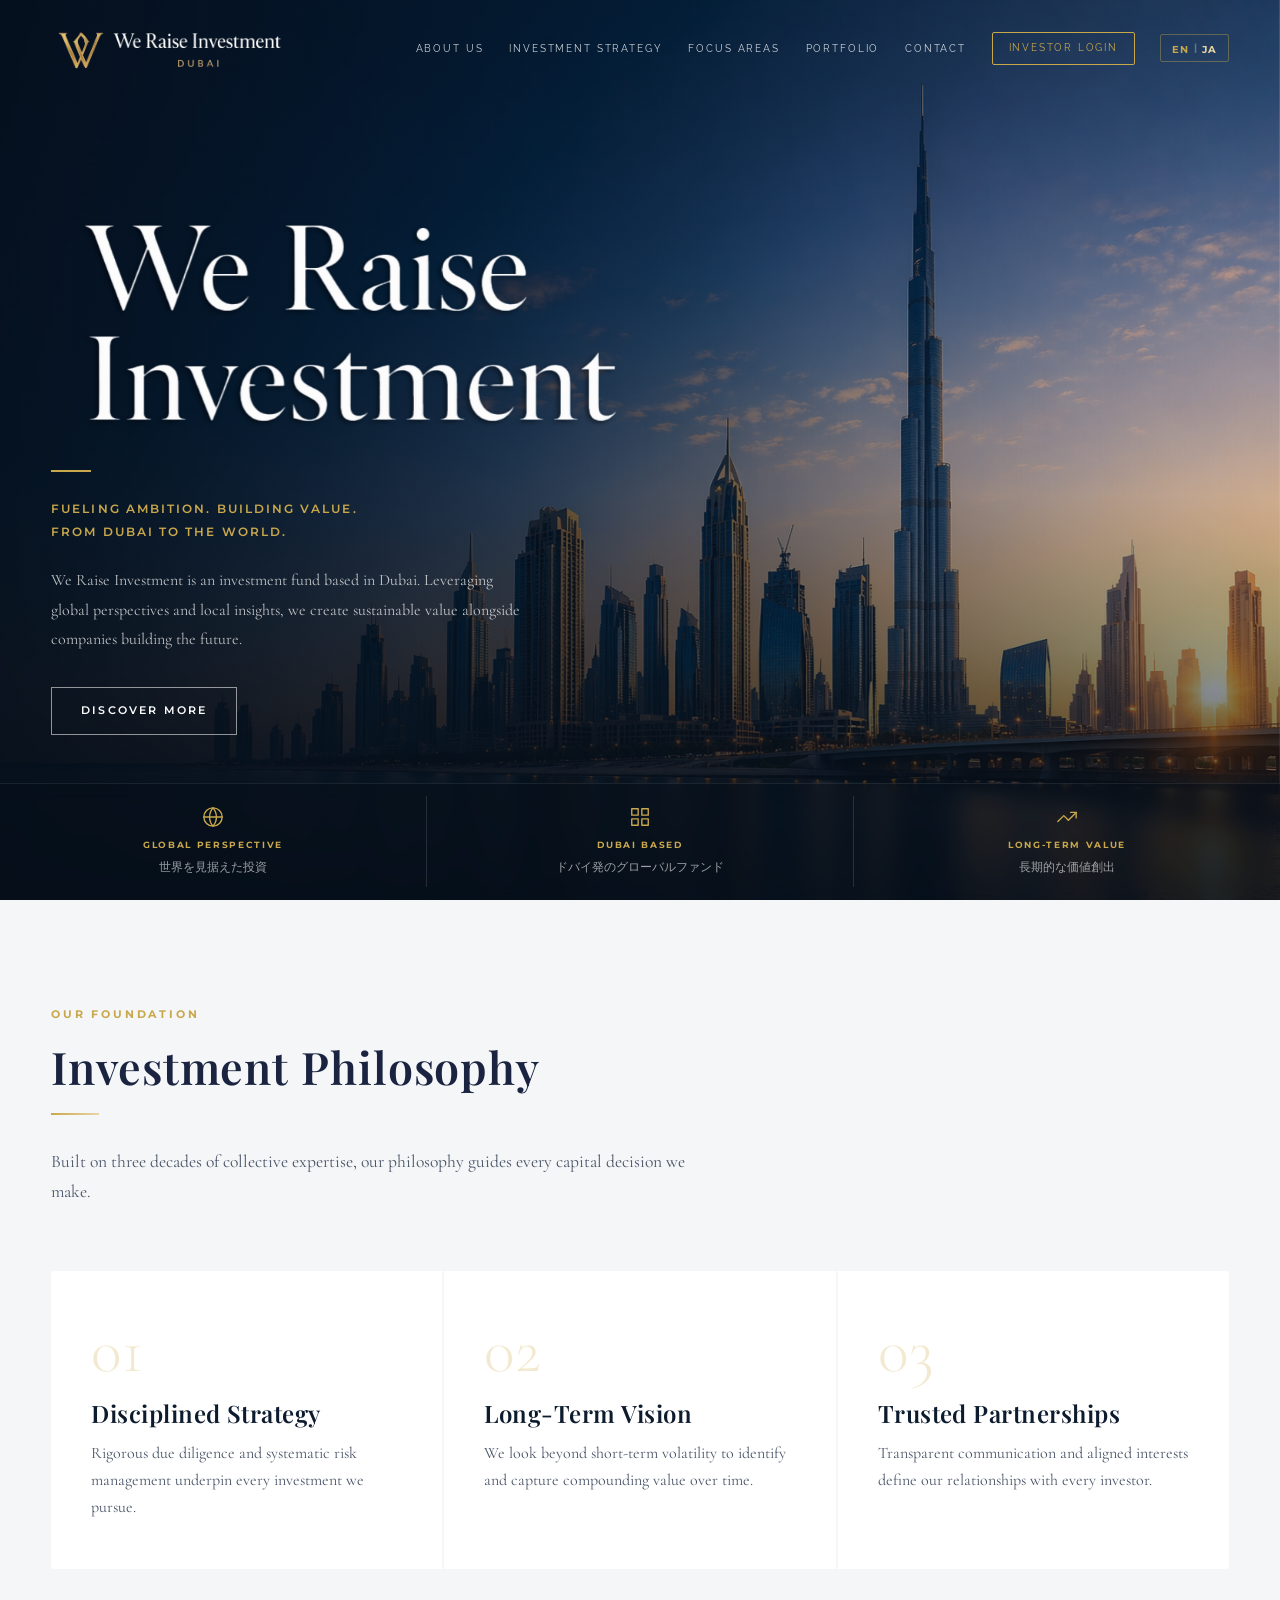
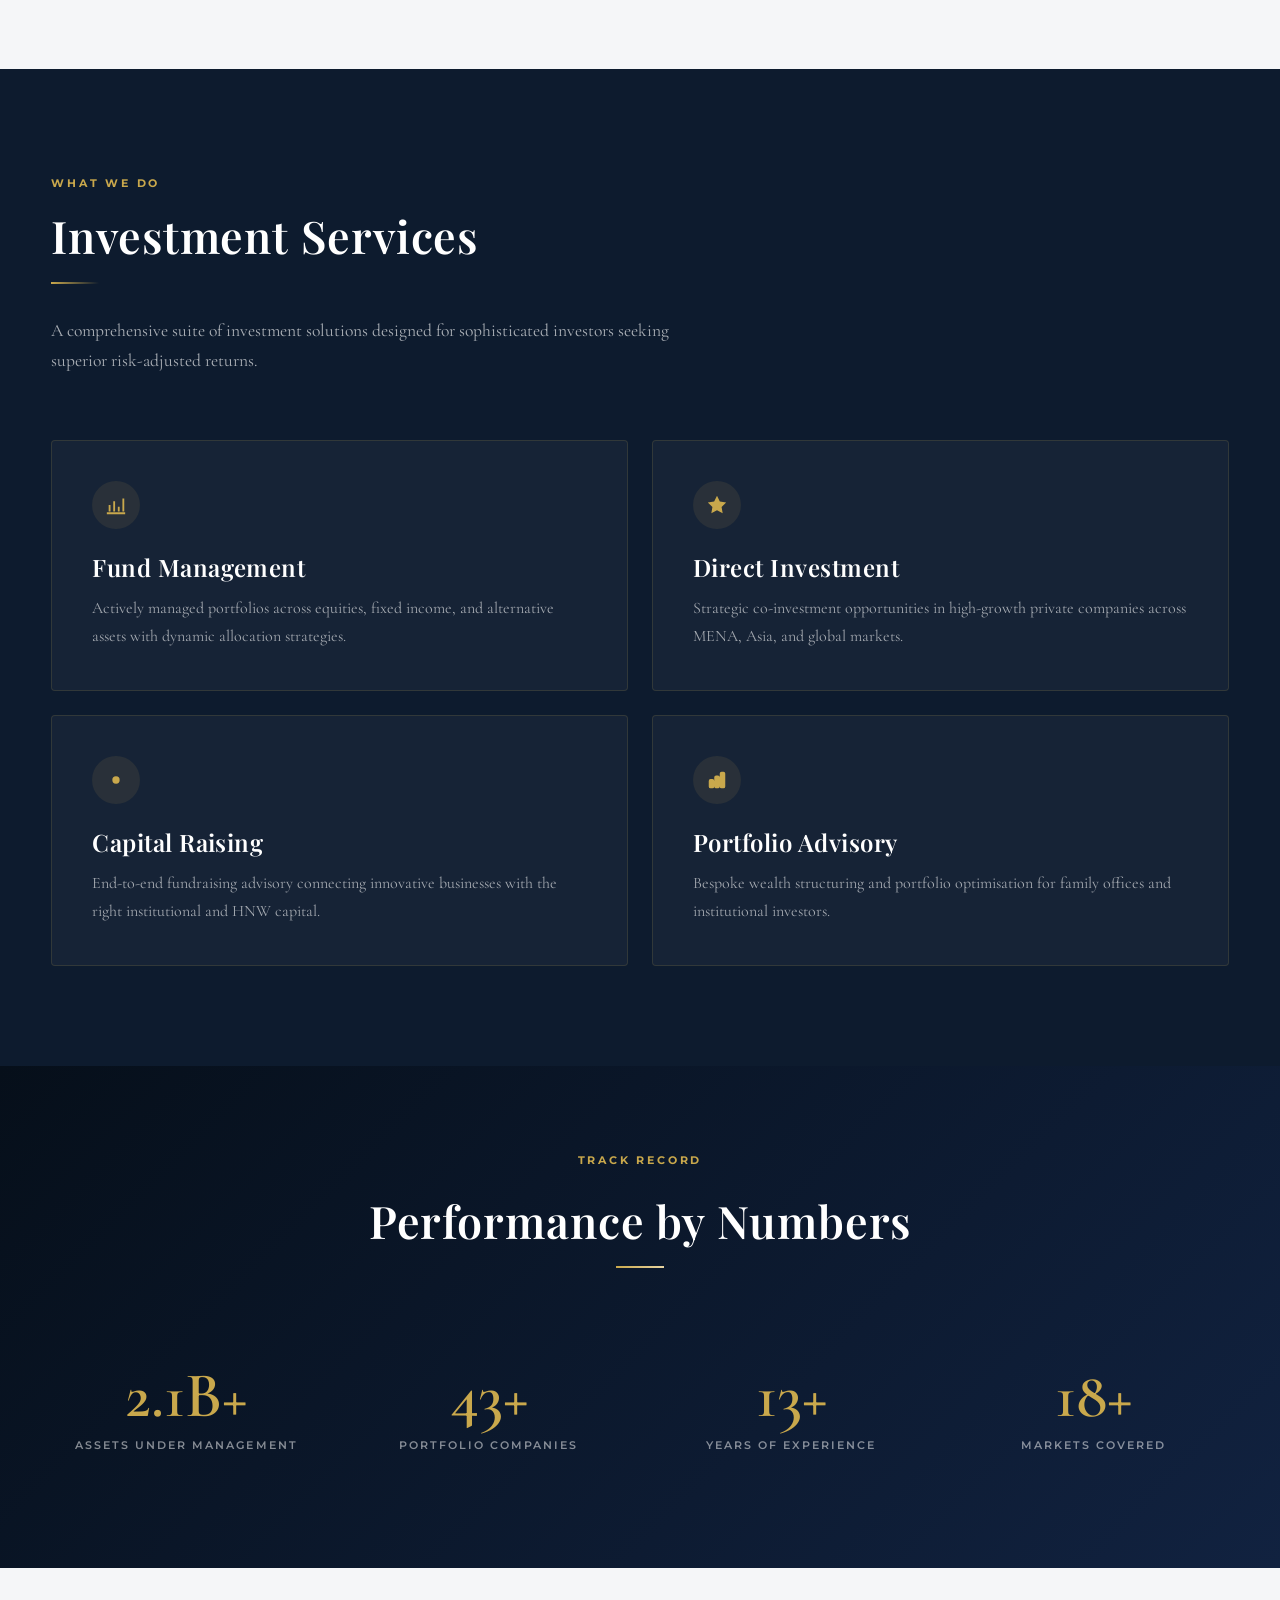
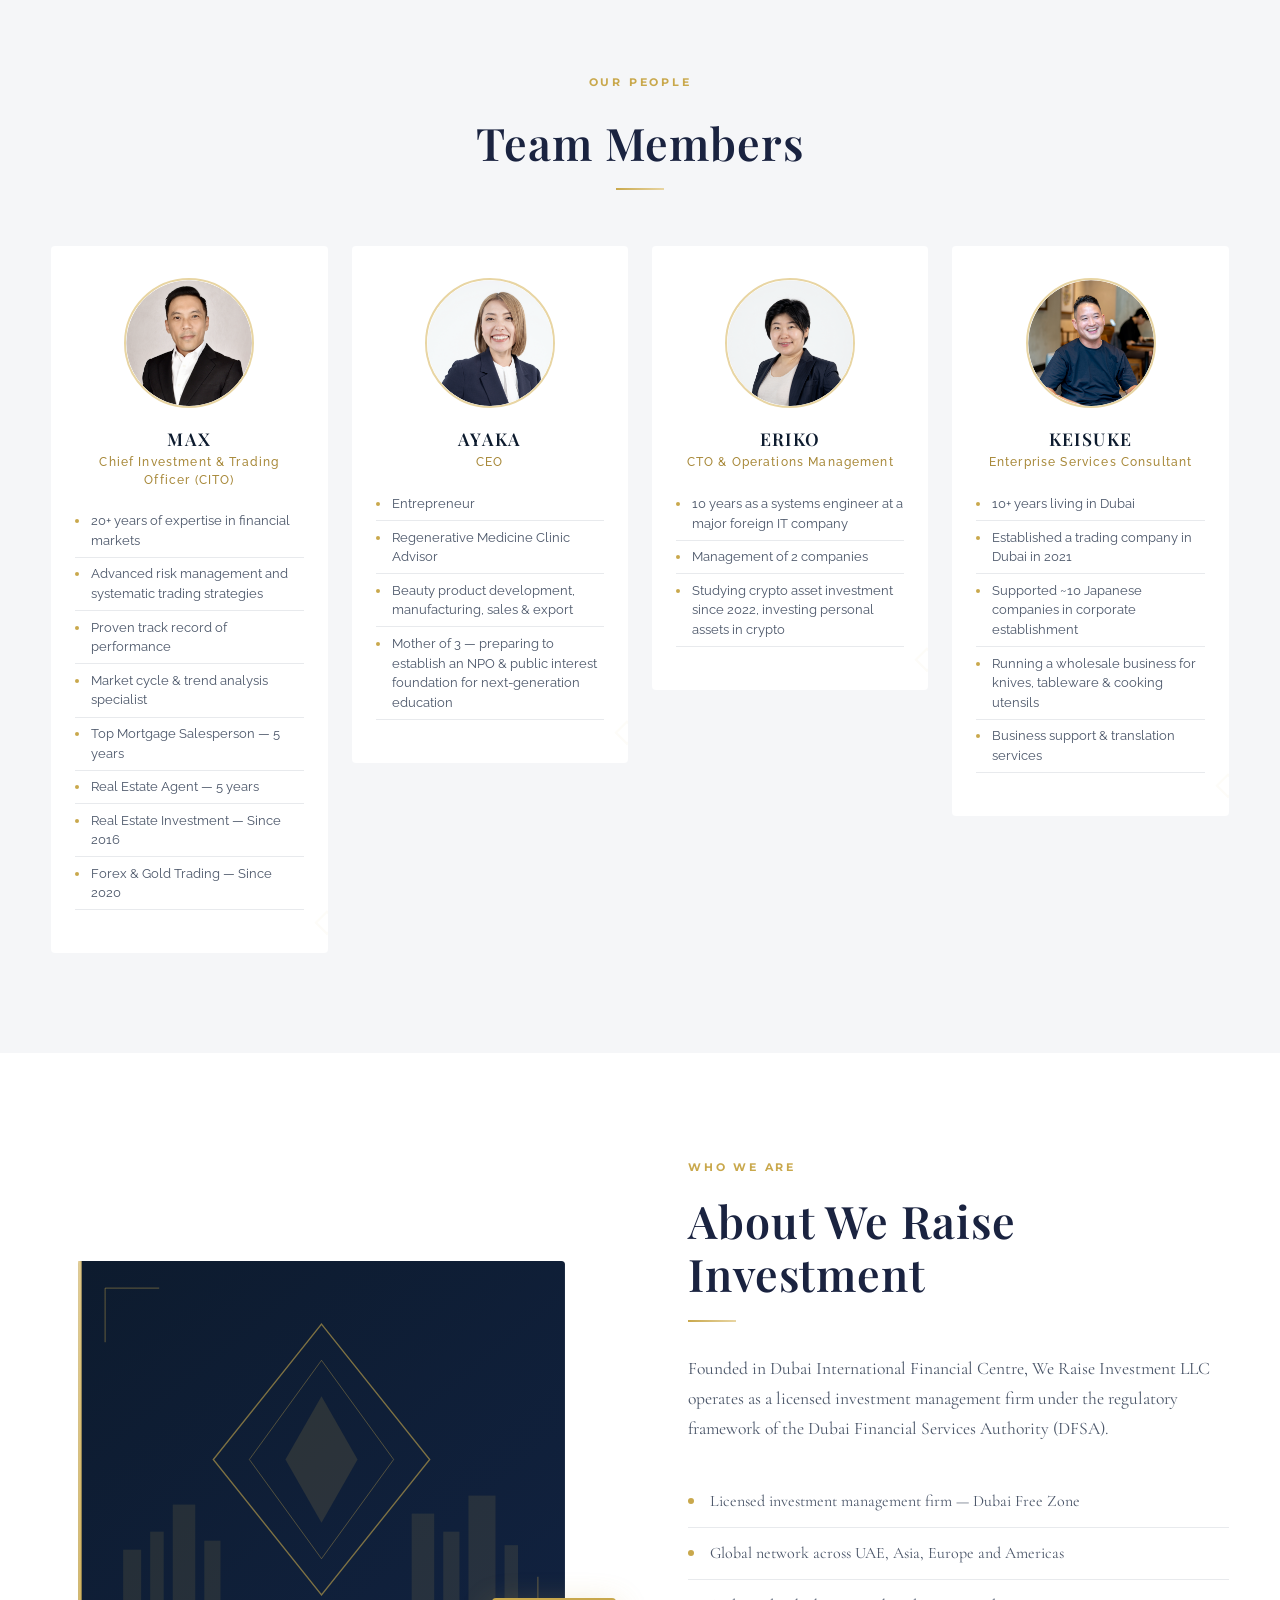
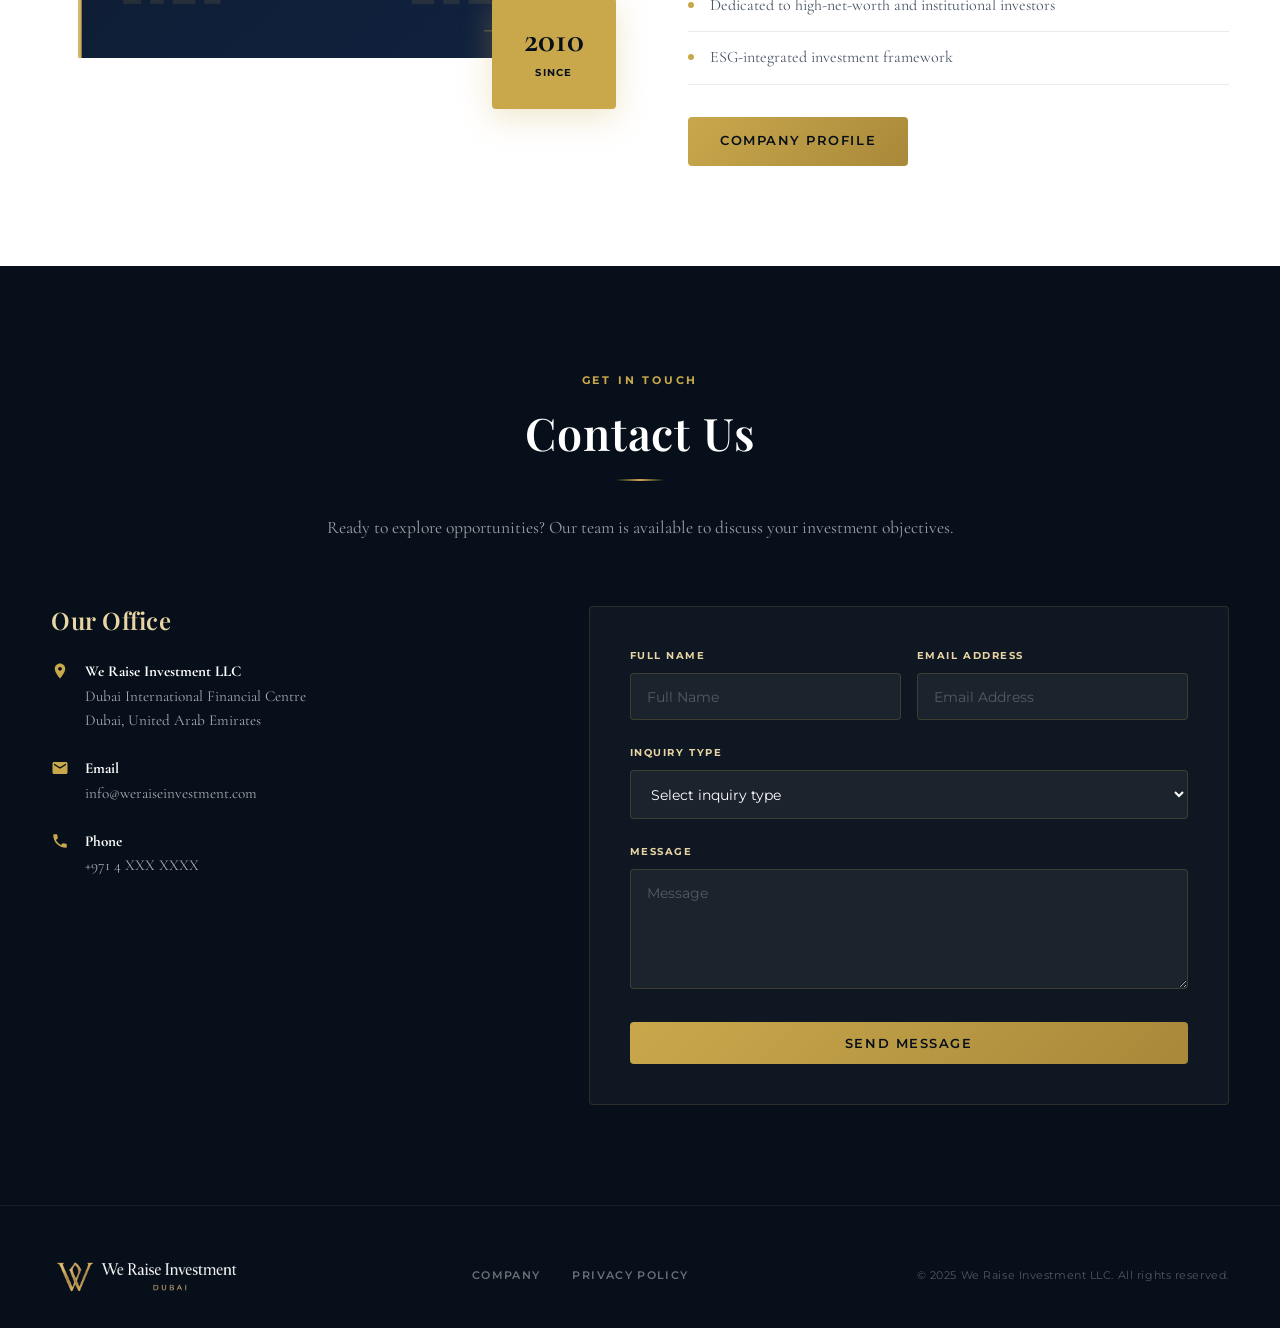
<file: index.html>
<!DOCTYPE html>
<html lang="en">
<head>
  <meta charset="UTF-8">
  <meta name="viewport" content="width=device-width, initial-scale=1.0">
  <title>We Raise Investment LLC — Dubai Investment Management</title>
  <meta name="description" content="We Raise Investment LLC is a Dubai-based licensed investment management firm. Fund management, direct investment, capital raising and portfolio advisory services.">
  <meta property="og:title" content="We Raise Investment LLC">
  <meta property="og:description" content="Elevating Capital, Empowering Growth. Dubai-based investment management.">
  <meta property="og:type" content="website">
  <link rel="icon" href="img/favicon.svg" type="image/svg+xml">
  <link rel="preconnect" href="https://fonts.googleapis.com">
  <link rel="preconnect" href="https://fonts.gstatic.com" crossorigin>
  <link href="https://fonts.googleapis.com/css2?family=Playfair+Display:ital,wght@0,400;0,600;0,700;1,400&family=Cormorant+Garamond:ital,wght@0,300;0,400;0,600;0,700;1,400&family=Montserrat:wght@400;500;600;700&family=Raleway:wght@300;400;500;600&display=swap" rel="stylesheet">
  <link rel="stylesheet" href="css/style.css">
</head>
<body>

<!-- ══ HEADER ══ -->
<header id="header">
  <div class="container header-inner">
    <a href="/" class="logo">
      <img src="img/logo.png" alt="We Raise Investment">
    </a>
    <nav>
      <a href="#about"      class="nav-link" data-i18n="nav.aboutus">ABOUT US</a>
      <a href="#philosophy" class="nav-link" data-i18n="nav.strategy">INVESTMENT STRATEGY</a>
      <a href="#services"   class="nav-link" data-i18n="nav.focus">FOCUS AREAS</a>
      <a href="#numbers"    class="nav-link" data-i18n="nav.portfolio">PORTFOLIO</a>
      <a href="#contact"    class="nav-link" data-i18n="nav.contact">CONTACT</a>
      <a href="#" class="btn-investor" data-i18n="nav.login">INVESTOR LOGIN</a>
      <div class="lang-toggle">
        <button class="lang-btn" data-lang="en"><span>EN</span></button>
        <span style="color:rgba(255,255,255,.3);font-size:.6rem;">|</span>
        <button class="lang-btn" data-lang="ja"><span>JA</span></button>
      </div>
    </nav>
    <button class="hamburger" aria-label="Menu">
      <span></span><span></span><span></span>
    </button>
  </div>
</header>

<!-- Mobile nav -->
<div class="mobile-nav">
  <button class="mobile-nav-close" aria-label="Close">✕</button>
  <a href="#about"      class="nav-link" data-i18n="nav.aboutus">ABOUT US</a>
  <a href="#philosophy" class="nav-link" data-i18n="nav.strategy">INVESTMENT STRATEGY</a>
  <a href="#services"   class="nav-link" data-i18n="nav.focus">FOCUS AREAS</a>
  <a href="#numbers"    class="nav-link" data-i18n="nav.portfolio">PORTFOLIO</a>
  <a href="#contact"    class="nav-link" data-i18n="nav.contact">CONTACT</a>
  <a href="#" class="nav-link" data-i18n="nav.login">INVESTOR LOGIN</a>
  <div class="lang-toggle" style="margin-top:1rem;">
    <button class="lang-btn" data-lang="en"><span>EN</span></button>
    <span style="color:rgba(255,255,255,.3);">|</span>
    <button class="lang-btn" data-lang="ja"><span>JA</span></button>
  </div>
</div>

<!-- ══ HERO ══ -->
<section id="hero">
  <div class="hero-bg"></div>
  <div class="hero-overlay"></div>

  <div class="container hero-container">
    <div class="hero-content">
      <img src="img/hero-title.png" alt="We Raise Investment" class="hero-title-img">
      <span class="hero-sep"></span>
      <p class="hero-tagline" data-i18n="hero.tagline">FUELING AMBITION. BUILDING VALUE.<br>FROM DUBAI TO THE WORLD.</p>
      <p class="hero-desc" data-i18n="hero.desc">We Raise Investmentは、ドバイを拠点とする投資ファンドです。グローバルな視点とローカルの知見を活かし、未来を創る企業と共に持続的な価値を創出します。</p>
      <a href="#about" class="hero-btn" data-i18n="hero.btn">DISCOVER MORE
        <svg viewBox="0 0 24 24" fill="none" stroke="currentColor" stroke-width="1.5" width="16" height="16"><path d="M5 12h14M12 5l7 7-7 7"/></svg>
      </a>
    </div>
  </div>

  <!-- Bottom badges -->
  <div class="hero-badges">
    <div class="hero-badge-item">
      <div class="hero-badge-icon">
        <svg viewBox="0 0 24 24" stroke-width="1.5"><circle cx="12" cy="12" r="10"/><path d="M2 12h20M12 2a15.3 15.3 0 010 20M12 2a15.3 15.3 0 000 20"/></svg>
      </div>
      <span class="hero-badge-en" data-i18n="badge.1.en">GLOBAL PERSPECTIVE</span>
      <span class="hero-badge-ja" data-i18n="badge.1.ja">世界を見据えた投資</span>
    </div>
    <div class="hero-badge-divider"></div>
    <div class="hero-badge-item">
      <div class="hero-badge-icon">
        <svg viewBox="0 0 24 24" stroke-width="1.5"><rect x="3" y="3" width="7" height="7"/><rect x="14" y="3" width="7" height="7"/><rect x="14" y="14" width="7" height="7"/><rect x="3" y="14" width="7" height="7"/></svg>
      </div>
      <span class="hero-badge-en" data-i18n="badge.2.en">DUBAI BASED</span>
      <span class="hero-badge-ja" data-i18n="badge.2.ja">ドバイ発のグローバルファンド</span>
    </div>
    <div class="hero-badge-divider"></div>
    <div class="hero-badge-item">
      <div class="hero-badge-icon">
        <svg viewBox="0 0 24 24" stroke-width="1.5"><polyline points="22 7 13.5 15.5 8.5 10.5 2 17"/><polyline points="16 7 22 7 22 13"/></svg>
      </div>
      <span class="hero-badge-en" data-i18n="badge.3.en">LONG-TERM VALUE</span>
      <span class="hero-badge-ja" data-i18n="badge.3.ja">長期的な価値創出</span>
    </div>
  </div>
</section>

<!-- ══ PHILOSOPHY ══ -->
<section id="philosophy" class="section">
  <div class="container">
    <div class="reveal">
      <span class="section-label" data-i18n="phil.label">Our Foundation</span>
      <h2 class="section-title" data-i18n="phil.title">Investment Philosophy</h2>
      <div class="divider"></div>
      <p class="section-desc" data-i18n="phil.desc">Built on three decades of collective expertise, our philosophy guides every capital decision we make.</p>
    </div>
    <div class="philosophy-grid">
      <div class="philosophy-card reveal reveal-delay-1">
        <div class="card-number">01</div>
        <h3 class="card-title" data-i18n="phil.1.title">Disciplined Strategy</h3>
        <p class="card-desc" data-i18n="phil.1.desc">Rigorous due diligence and systematic risk management underpin every investment we pursue.</p>
      </div>
      <div class="philosophy-card reveal reveal-delay-2">
        <div class="card-number">02</div>
        <h3 class="card-title" data-i18n="phil.2.title">Long-Term Vision</h3>
        <p class="card-desc" data-i18n="phil.2.desc">We look beyond short-term volatility to identify and capture compounding value over time.</p>
      </div>
      <div class="philosophy-card reveal reveal-delay-3">
        <div class="card-number">03</div>
        <h3 class="card-title" data-i18n="phil.3.title">Trusted Partnerships</h3>
        <p class="card-desc" data-i18n="phil.3.desc">Transparent communication and aligned interests define our relationships with every investor.</p>
      </div>
    </div>
  </div>
</section>

<!-- ══ SERVICES ══ -->
<section id="services" class="section">
  <div class="container">
    <div class="services-header reveal">
      <span class="section-label" data-i18n="svc.label">What We Do</span>
      <h2 class="section-title" data-i18n="svc.title">Investment Services</h2>
      <div class="divider"></div>
      <p class="section-desc" data-i18n="svc.desc">A comprehensive suite of investment solutions designed for sophisticated investors seeking superior risk-adjusted returns.</p>
    </div>
    <div class="services-grid">
      <!-- Fund Management -->
      <div class="service-card reveal reveal-delay-1">
        <div class="service-icon">
          <svg viewBox="0 0 24 24" xmlns="http://www.w3.org/2000/svg"><path d="M2 20h20v2H2v-2zm2-8h2v7H4v-7zm5-4h2v11H9V8zm5 6h2v5h-2v-5zm5-9h2v14h-2V5z"/></svg>
        </div>
        <h3 class="service-title" data-i18n="svc.1.title">Fund Management</h3>
        <p class="service-desc" data-i18n="svc.1.desc">Actively managed portfolios across equities, fixed income, and alternative assets with dynamic allocation strategies.</p>
      </div>
      <!-- Direct Investment -->
      <div class="service-card reveal reveal-delay-2">
        <div class="service-icon">
          <svg viewBox="0 0 24 24" xmlns="http://www.w3.org/2000/svg"><path d="M12 2l3.09 6.26L22 9.27l-5 4.87 1.18 6.88L12 17.77l-6.18 3.25L7 14.14 2 9.27l6.91-1.01L12 2z"/></svg>
        </div>
        <h3 class="service-title" data-i18n="svc.2.title">Direct Investment</h3>
        <p class="service-desc" data-i18n="svc.2.desc">Strategic co-investment opportunities in high-growth private companies across MENA, Asia, and global markets.</p>
      </div>
      <!-- Capital Raising -->
      <div class="service-card reveal reveal-delay-3">
        <div class="service-icon">
          <svg viewBox="0 0 24 24" xmlns="http://www.w3.org/2000/svg"><path d="M12 1v4M12 19v4M4.22 4.22l2.83 2.83M16.95 16.95l2.83 2.83M1 12h4M19 12h4M4.22 19.78l2.83-2.83M16.95 7.05l2.83-2.83"/><circle cx="12" cy="12" r="4"/></svg>
        </div>
        <h3 class="service-title" data-i18n="svc.3.title">Capital Raising</h3>
        <p class="service-desc" data-i18n="svc.3.desc">End-to-end fundraising advisory connecting innovative businesses with the right institutional and HNW capital.</p>
      </div>
      <!-- Portfolio Advisory -->
      <div class="service-card reveal reveal-delay-4">
        <div class="service-icon">
          <svg viewBox="0 0 24 24" xmlns="http://www.w3.org/2000/svg"><path d="M9 19v-6a2 2 0 00-2-2H5a2 2 0 00-2 2v6a2 2 0 002 2h2a2 2 0 002-2zm0 0V9a2 2 0 012-2h2a2 2 0 012 2v10m-6 0a2 2 0 002 2h2a2 2 0 002-2m0 0V5a2 2 0 012-2h2a2 2 0 012 2v14a2 2 0 01-2 2h-2a2 2 0 01-2-2z"/></svg>
        </div>
        <h3 class="service-title" data-i18n="svc.4.title">Portfolio Advisory</h3>
        <p class="service-desc" data-i18n="svc.4.desc">Bespoke wealth structuring and portfolio optimisation for family offices and institutional investors.</p>
      </div>
    </div>
  </div>
</section>

<!-- ══ NUMBERS ══ -->
<section id="numbers">
  <div class="container">
    <div class="text-center reveal" style="margin-bottom:4rem;">
      <span class="section-label" style="color:var(--gold);" data-i18n="num.label">Track Record</span>
      <h2 style="color:var(--white); margin-top:.5rem;" data-i18n="num.title">Performance by Numbers</h2>
      <div class="divider divider--center"></div>
    </div>
    <div class="numbers-inner">
      <div class="stat-item reveal reveal-delay-1">
        <div class="stat-number" data-target="2.4" data-suffix="B+">2.4B+</div>
        <div class="stat-label" data-i18n="num.1.label">Assets Under Management</div>
      </div>
      <div class="stat-item reveal reveal-delay-2">
        <div class="stat-number" data-target="48" data-suffix="+">48+</div>
        <div class="stat-label" data-i18n="num.2.label">Portfolio Companies</div>
      </div>
      <div class="stat-item reveal reveal-delay-3">
        <div class="stat-number" data-target="15" data-suffix="+">15+</div>
        <div class="stat-label" data-i18n="num.3.label">Years of Experience</div>
      </div>
      <div class="stat-item reveal reveal-delay-4">
        <div class="stat-number" data-target="20" data-suffix="+">20+</div>
        <div class="stat-label" data-i18n="num.4.label">Markets Covered</div>
      </div>
    </div>
  </div>
</section>

<!-- ══ TEAM ══ -->
<section id="team" class="section" style="background:var(--gray-100);">
  <div class="container">
    <div class="reveal text-center">
      <span class="section-label" data-i18n="team.label">Our People</span>
      <h2 class="section-title" style="margin-top:.5rem;" data-i18n="team.title">Team Members</h2>
      <div class="divider divider--center"></div>
    </div>
    <div class="team-grid reveal">
      <!-- MAX -->
      <a href="team/max/" class="team-card-v2">
        <div class="team-photo-wrap">
          <img src="img/MAX_rounded.png" alt="Max">
        </div>
        <div class="team-info">
          <h3 class="team-name-v2">Max</h3>
          <p class="team-role-v2" data-i18n="team.max.role">Chief Investment &amp; Trading Officer (CITO)</p>
          <ul class="team-profile" data-i18n="team.max.profile">
            <li>20+ years of expertise in financial markets</li>
            <li>Advanced risk management and systematic trading strategies</li>
            <li>Proven track record of performance</li>
            <li>Market cycle &amp; trend analysis specialist</li>
            <li>Top Mortgage Salesperson — 5 years</li>
            <li>Real Estate Agent — 5 years</li>
            <li>Real Estate Investment — Since 2016</li>
            <li>Forex &amp; Gold Trading — Since 2020</li>
          </ul>
        </div>
      </a>
      <!-- AYAKA -->
      <a href="team/ayaka/" class="team-card-v2">
        <div class="team-photo-wrap">
          <img src="img/Ayaka_rounded.png" alt="Ayaka">
        </div>
        <div class="team-info">
          <h3 class="team-name-v2">Ayaka</h3>
          <p class="team-role-v2" data-i18n="team.ayaka.role">CEO</p>
          <ul class="team-profile" data-i18n="team.ayaka.profile">
            <li>Entrepreneur</li>
            <li>Regenerative Medicine Clinic Advisor</li>
            <li>Beauty product development, manufacturing, sales &amp; export</li>
            <li>Mother of 3 — preparing to establish an NPO &amp; public interest foundation for next-generation education</li>
          </ul>
        </div>
      </a>
      <!-- ERIKO -->
      <a href="team/eriko/" class="team-card-v2">
        <div class="team-photo-wrap">
          <img src="img/Eriko_rounded.png" alt="Eriko">
        </div>
        <div class="team-info">
          <h3 class="team-name-v2">Eriko</h3>
          <p class="team-role-v2" data-i18n="team.eriko.role">CTO &amp; Operations Management</p>
          <ul class="team-profile" data-i18n="team.eriko.profile">
            <li>10 years as a systems engineer at a major foreign IT company</li>
            <li>Management of 2 companies</li>
            <li>Studying crypto asset investment since 2022, investing personal assets in crypto</li>
          </ul>
        </div>
      </a>
      <!-- KEISUKE -->
      <a href="team/keisuke/" class="team-card-v2">
        <div class="team-photo-wrap">
          <img src="img/Keisuke_rounded.png" alt="Keisuke">
        </div>
        <div class="team-info">
          <h3 class="team-name-v2">Keisuke</h3>
          <p class="team-role-v2" data-i18n="team.keisuke.role">Enterprise Services Consultant</p>
          <ul class="team-profile" data-i18n="team.keisuke.profile">
            <li>10+ years living in Dubai</li>
            <li>Established a trading company in Dubai in 2021</li>
            <li>Supported ~10 Japanese companies in corporate establishment</li>
            <li>Running a wholesale business for knives, tableware &amp; cooking utensils</li>
            <li>Business support &amp; translation services</li>
          </ul>
        </div>
      </a>
    </div>
  </div>
</section>

<!-- ══ ABOUT ══ -->
<section id="about" class="section">
  <div class="container">
    <div class="about-grid">
      <div class="about-image-wrap reveal">
        <img src="img/about.svg" alt="We Raise Investment — Dubai">
        <div class="about-badge">
          <strong>2010</strong>
          <span data-i18n="about.badge">Since</span>
        </div>
      </div>
      <div class="reveal reveal-delay-2">
        <span class="section-label" data-i18n="about.label">Who We Are</span>
        <h2 class="section-title" data-i18n="about.title">About We Raise Investment</h2>
        <div class="divider"></div>
        <p class="section-desc" data-i18n="about.desc">Founded in Dubai International Financial Centre, We Raise Investment LLC operates as a licensed investment management firm under the regulatory framework of the Dubai Financial Services Authority (DFSA).</p>
        <ul class="about-list">
          <li data-i18n="about.li1">Licensed investment management firm — Dubai Free Zone</li>
          <li data-i18n="about.li2">Global network across UAE, Asia, Europe and Americas</li>
          <li data-i18n="about.li3">Dedicated to high-net-worth and institutional investors</li>
          <li data-i18n="about.li4">ESG-integrated investment framework</li>
        </ul>
        <a href="company/" class="btn btn-primary" data-i18n="about.btn">Company Profile</a>
      </div>
    </div>
  </div>
</section>

<!-- ══ CONTACT ══ -->
<section id="contact" class="section">
  <div class="container">
    <div class="contact-header reveal">
      <span class="section-label" data-i18n="contact.label">Get In Touch</span>
      <h2 class="section-title" data-i18n="contact.title">Contact Us</h2>
      <div class="divider divider--center"></div>
      <p class="section-desc" data-i18n="contact.desc">Ready to explore opportunities? Our team is available to discuss your investment objectives.</p>
    </div>
    <div class="contact-grid">
      <div class="contact-info reveal reveal-delay-1">
        <h3 data-i18n="contact.h3">Our Office</h3>
        <div class="contact-detail">
          <svg viewBox="0 0 24 24" xmlns="http://www.w3.org/2000/svg"><path d="M12 2C8.13 2 5 5.13 5 9c0 5.25 7 13 7 13s7-7.75 7-13c0-3.87-3.13-7-7-7zm0 9.5c-1.38 0-2.5-1.12-2.5-2.5s1.12-2.5 2.5-2.5 2.5 1.12 2.5 2.5-1.12 2.5-2.5 2.5z"/></svg>
          <p><strong>We Raise Investment LLC</strong><span data-i18n="contact.addr">Dubai International Financial Centre<br>Dubai, United Arab Emirates</span></p>
        </div>
        <div class="contact-detail">
          <svg viewBox="0 0 24 24" xmlns="http://www.w3.org/2000/svg"><path d="M20 4H4c-1.1 0-2 .9-2 2v12c0 1.1.9 2 2 2h16c1.1 0 2-.9 2-2V6c0-1.1-.9-2-2-2zm0 4-8 5-8-5V6l8 5 8-5v2z"/></svg>
          <p><strong>Email</strong><span data-i18n="contact.email">info@weraiseinvestment.com</span></p>
        </div>
        <div class="contact-detail">
          <svg viewBox="0 0 24 24" xmlns="http://www.w3.org/2000/svg"><path d="M6.62 10.79c1.44 2.83 3.76 5.14 6.59 6.59l2.2-2.2c.27-.27.67-.36 1.02-.24 1.12.37 2.33.57 3.57.57.55 0 1 .45 1 1V20c0 .55-.45 1-1 1-9.39 0-17-7.61-17-17 0-.55.45-1 1-1h3.5c.55 0 1 .45 1 1 0 1.25.2 2.45.57 3.57.11.35.03.74-.25 1.02l-2.2 2.2z"/></svg>
          <p><strong>Phone</strong><span data-i18n="contact.phone">+971 4 XXX XXXX</span></p>
        </div>
      </div>
      <div class="reveal reveal-delay-2">
        <form class="contact-form" id="contactForm">
          <div class="form-row">
            <div class="form-group">
              <label data-i18n="form.name">Full Name</label>
              <input type="text" name="name" data-i18n="form.name" placeholder="Full Name" required>
            </div>
            <div class="form-group">
              <label data-i18n="form.email">Email Address</label>
              <input type="email" name="email" data-i18n="form.email" placeholder="Email Address" required>
            </div>
          </div>
          <div class="form-group">
            <label data-i18n="form.inquiry">Inquiry Type</label>
            <select name="inquiry">
              <option value="" data-i18n="form.opt0">Select inquiry type</option>
              <option value="fund" data-i18n="form.opt1">Fund Investment</option>
              <option value="capital" data-i18n="form.opt2">Capital Raising</option>
              <option value="advisory" data-i18n="form.opt3">Portfolio Advisory</option>
              <option value="general" data-i18n="form.opt4">General Inquiry</option>
            </select>
          </div>
          <div class="form-group">
            <label data-i18n="form.message">Message</label>
            <textarea name="message" rows="5" placeholder="Message" data-i18n="form.message"></textarea>
          </div>
          <button type="submit" class="btn btn-primary" style="width:100%; justify-content:center;" data-i18n="form.submit">Send Message</button>
        </form>
      </div>
    </div>
  </div>
</section>

<!-- ══ FOOTER ══ -->
<footer id="footer">
  <div class="container footer-inner">
    <a href="/" class="logo">
      <img src="img/logo.png" alt="We Raise Investment">
    </a>
    <div class="footer-links">
      <a href="company/" data-i18n="nav.company">Company</a>
      <a href="privacy/">Privacy Policy</a>
    </div>
    <p class="footer-copy" data-i18n="footer.copy">© 2025 We Raise Investment LLC. All rights reserved.</p>
  </div>
</footer>

<script src="js/main.js"></script>
</body>
</html>
</file>
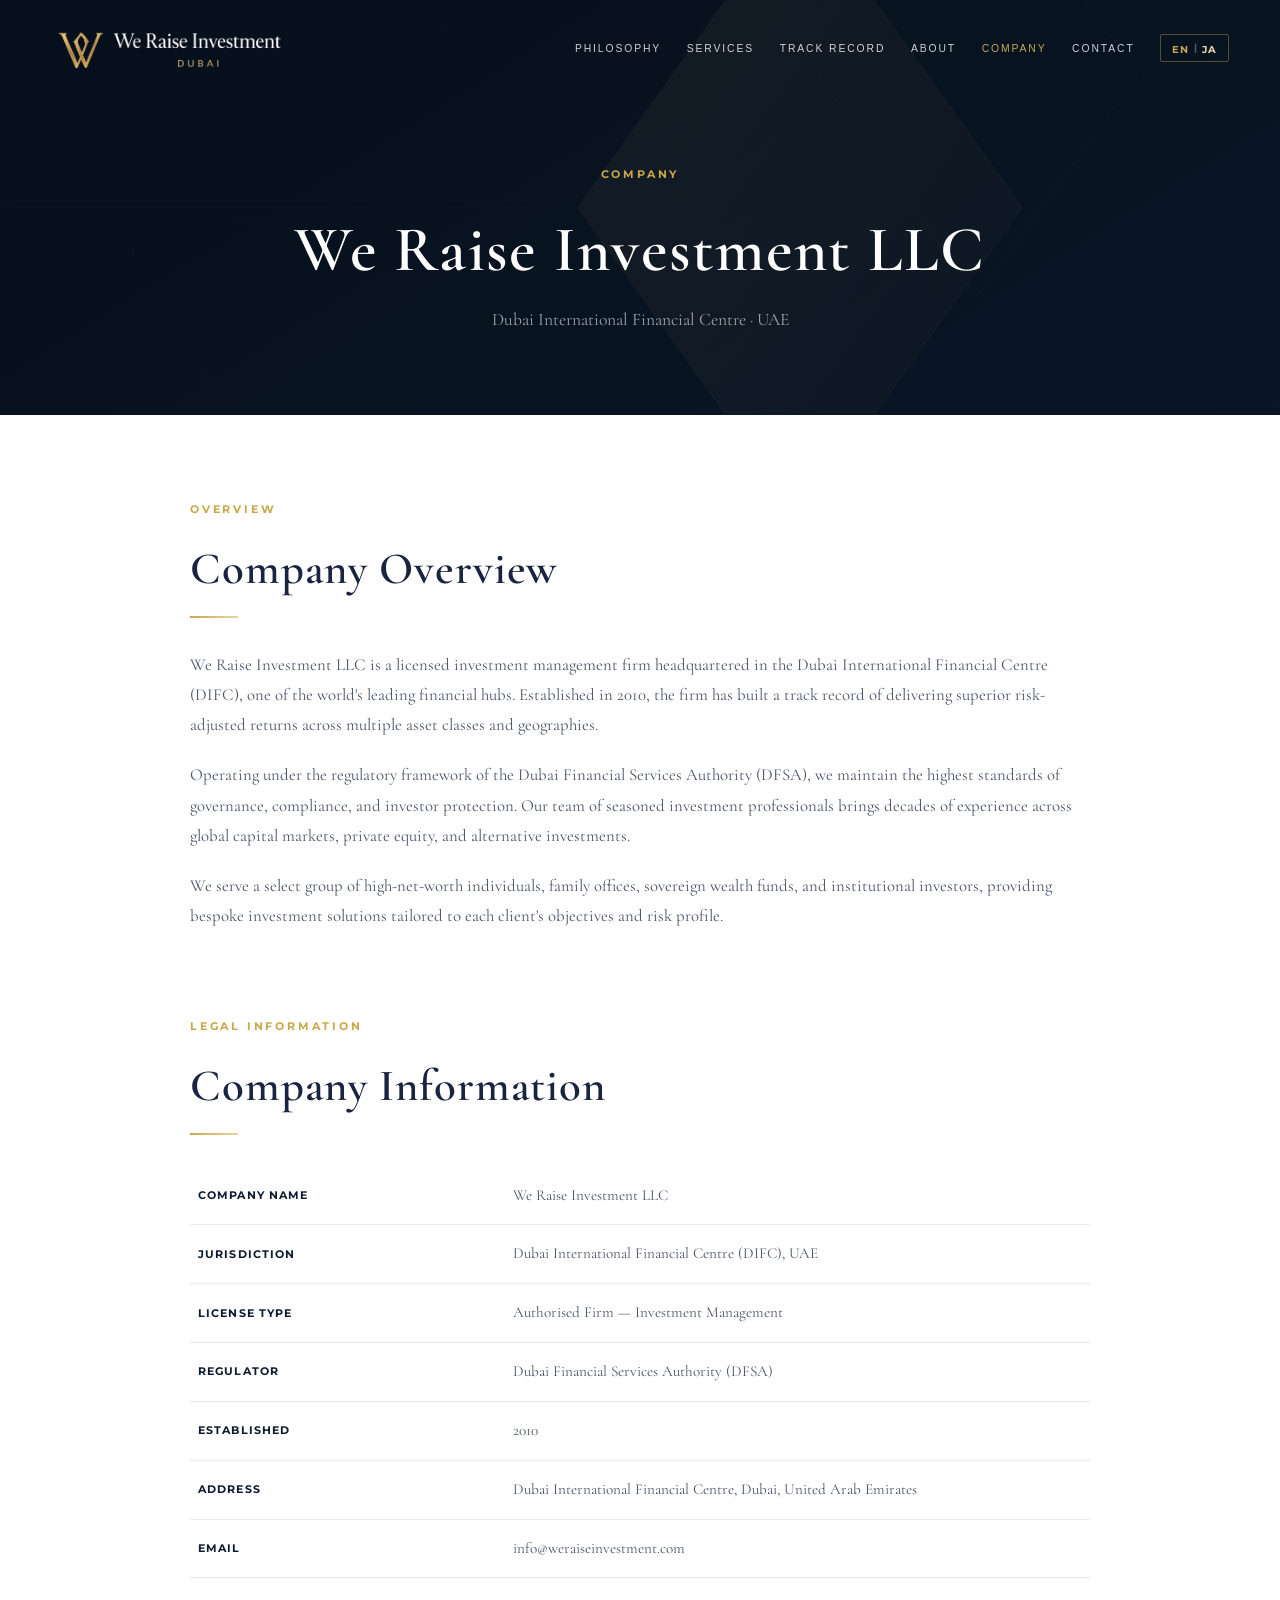
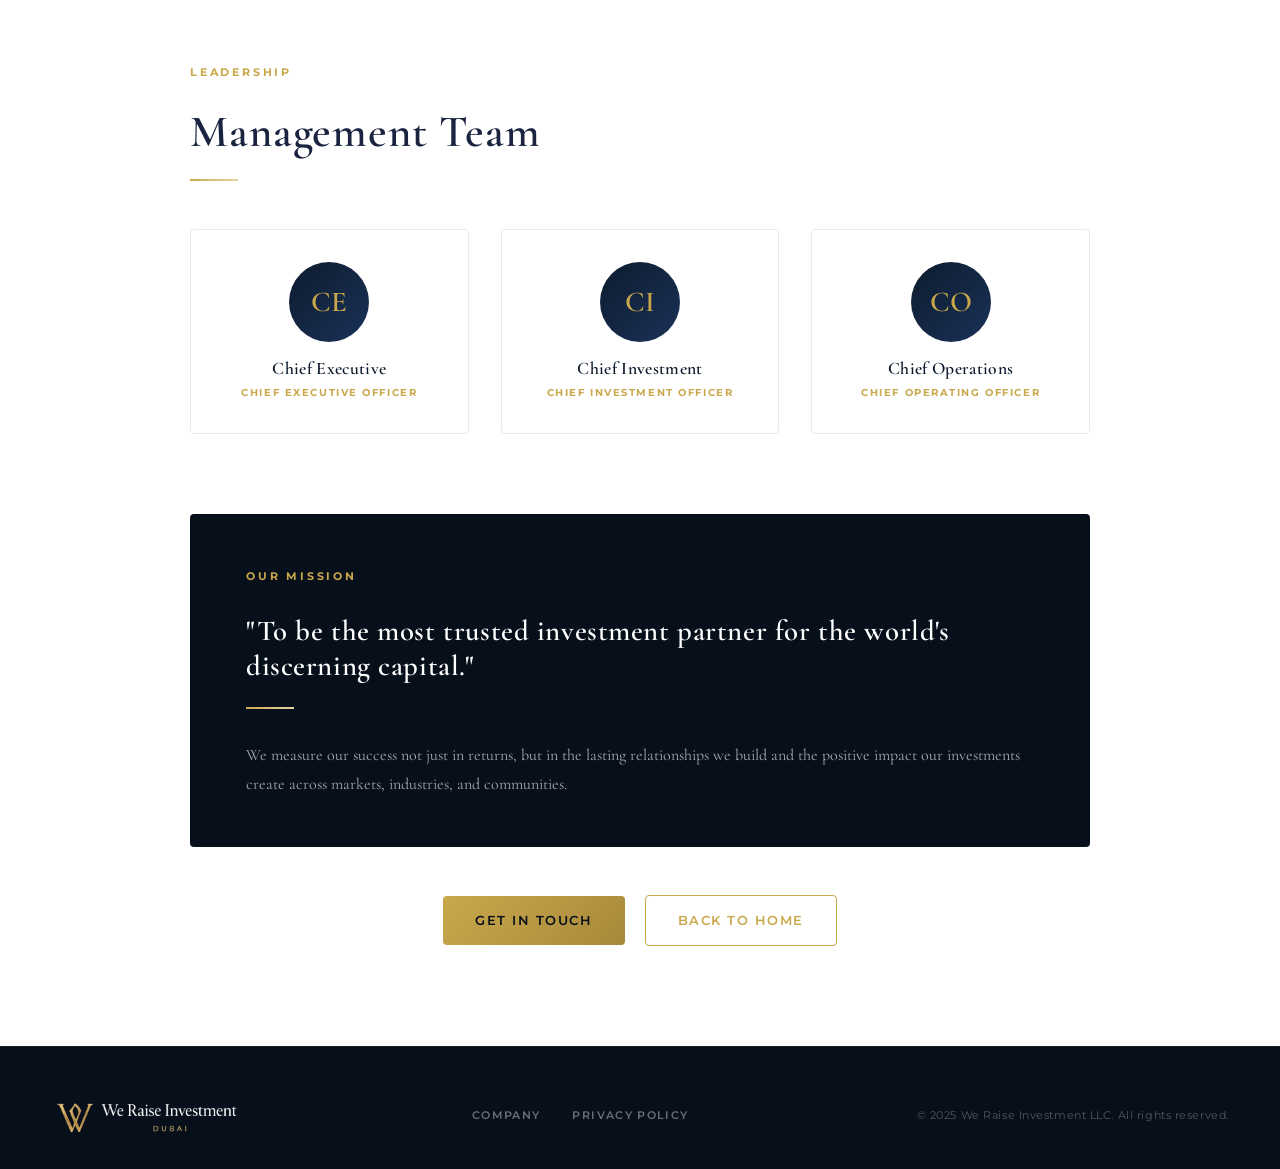
<file: company/index.html>
<!DOCTYPE html>
<html lang="en">
<head>
  <meta charset="UTF-8">
  <meta name="viewport" content="width=device-width, initial-scale=1.0">
  <title>Company — We Raise Investment LLC</title>
  <meta name="description" content="Company profile of We Raise Investment LLC, a licensed investment management firm based in Dubai, UAE.">
  <link rel="icon" href="../img/favicon.svg" type="image/svg+xml">
  <link rel="preconnect" href="https://fonts.googleapis.com">
  <link rel="preconnect" href="https://fonts.gstatic.com" crossorigin>
  <link href="https://fonts.googleapis.com/css2?family=Cormorant+Garamond:ital,wght@0,300;0,400;0,600;0,700;1,400&family=Montserrat:wght@400;500;600;700&display=swap" rel="stylesheet">
  <link rel="stylesheet" href="../css/style.css">
  <style>
    .team-grid {
      display: grid;
      grid-template-columns: repeat(3, 1fr);
      gap: 2rem;
      margin-top: 3rem;
    }
    .team-card {
      background: var(--white);
      border: 1px solid var(--gray-200);
      border-radius: var(--radius);
      padding: 2rem;
      text-align: center;
      transition: var(--transition);
    }
    .team-card:hover { box-shadow: var(--shadow); transform: translateY(-4px); }
    .team-avatar {
      width: 80px; height: 80px;
      border-radius: 50%;
      background: linear-gradient(135deg, var(--navy), var(--navy-light));
      margin: 0 auto 1rem;
      display: flex; align-items: center; justify-content: center;
    }
    .team-avatar span {
      font-family: 'Cormorant Garamond', Georgia, serif;
      font-size: 1.8rem;
      font-weight: 600;
      color: var(--gold);
    }
    .team-name { color: var(--navy); margin-bottom: .25rem; font-size: 1.1rem; }
    .team-role {
      font-family: 'Montserrat', Arial, sans-serif;
      font-size: .65rem;
      font-weight: 700;
      letter-spacing: .15em;
      text-transform: uppercase;
      color: var(--gold);
    }
    .reg-table { width: 100%; border-collapse: collapse; margin-top: 2rem; }
    .reg-table tr { border-bottom: 1px solid var(--gray-200); }
    .reg-table td { padding: 1rem .5rem; font-size: .95rem; color: var(--gray-700); }
    .reg-table td:first-child {
      font-family: 'Montserrat', Arial, sans-serif;
      font-size: .7rem;
      font-weight: 700;
      letter-spacing: .1em;
      text-transform: uppercase;
      color: var(--navy);
      width: 35%;
    }
    @media (max-width: 768px) {
      .team-grid { grid-template-columns: 1fr 1fr; }
    }
    @media (max-width: 480px) {
      .team-grid { grid-template-columns: 1fr; }
    }
  </style>
</head>
<body>

<!-- HEADER -->
<header id="header">
  <div class="container header-inner">
    <a href="/" class="logo">
      <img src="../img/logo.png" alt="We Raise Investment">
    </a>
    <nav>
      <a href="/#philosophy" class="nav-link" data-i18n="nav.philosophy">Philosophy</a>
      <a href="/#services"   class="nav-link" data-i18n="nav.services">Services</a>
      <a href="/#numbers"    class="nav-link" data-i18n="nav.numbers">Track Record</a>
      <a href="/#about"      class="nav-link" data-i18n="nav.about">About</a>
      <a href="/company/"    class="nav-link active" data-i18n="nav.company">Company</a>
      <a href="/#contact"    class="nav-link" data-i18n="nav.contact">Contact</a>
      <div class="lang-toggle">
        <button class="lang-btn" data-lang="en"><span>EN</span></button>
        <span style="color:rgba(255,255,255,.3);font-size:.6rem;">|</span>
        <button class="lang-btn" data-lang="ja"><span>JA</span></button>
      </div>
    </nav>
    <button class="hamburger" aria-label="Menu">
      <span></span><span></span><span></span>
    </button>
  </div>
</header>

<!-- Mobile nav -->
<div class="mobile-nav">
  <button class="mobile-nav-close" aria-label="Close">✕</button>
  <a href="/#philosophy" class="nav-link">Philosophy</a>
  <a href="/#services"   class="nav-link">Services</a>
  <a href="/#numbers"    class="nav-link">Track Record</a>
  <a href="/#about"      class="nav-link">About</a>
  <a href="/company/"    class="nav-link">Company</a>
  <a href="/#contact"    class="nav-link">Contact</a>
  <div class="lang-toggle" style="margin-top:1rem;">
    <button class="lang-btn" data-lang="en"><span>EN</span></button>
    <span style="color:rgba(255,255,255,.3);">|</span>
    <button class="lang-btn" data-lang="ja"><span>JA</span></button>
  </div>
</div>

<!-- PAGE HEADER -->
<div class="page-header">
  <div class="container">
    <span class="section-label">Company</span>
    <h1 style="margin-top:.75rem;">We Raise Investment LLC</h1>
    <p style="color:rgba(255,255,255,.6); margin-top:1rem; font-size:1.1rem;">Dubai International Financial Centre · UAE</p>
  </div>
</div>

<!-- PAGE CONTENT -->
<div class="page-content">
  <div class="container" style="max-width:900px;">

    <!-- Overview -->
    <section class="reveal" style="margin-bottom:5rem;">
      <span class="section-label">Overview</span>
      <h2 class="section-title" style="margin-top:.5rem;">Company Overview</h2>
      <div class="divider"></div>
      <div class="prose">
        <p>We Raise Investment LLC is a licensed investment management firm headquartered in the Dubai International Financial Centre (DIFC), one of the world's leading financial hubs. Established in 2010, the firm has built a track record of delivering superior risk-adjusted returns across multiple asset classes and geographies.</p>
        <p>Operating under the regulatory framework of the Dubai Financial Services Authority (DFSA), we maintain the highest standards of governance, compliance, and investor protection. Our team of seasoned investment professionals brings decades of experience across global capital markets, private equity, and alternative investments.</p>
        <p>We serve a select group of high-net-worth individuals, family offices, sovereign wealth funds, and institutional investors, providing bespoke investment solutions tailored to each client's objectives and risk profile.</p>
      </div>
    </section>

    <!-- Registration -->
    <section class="reveal" style="margin-bottom:5rem;">
      <span class="section-label">Legal Information</span>
      <h2 class="section-title" style="margin-top:.5rem;">Company Information</h2>
      <div class="divider"></div>
      <table class="reg-table">
        <tr><td>Company Name</td><td>We Raise Investment LLC</td></tr>
        <tr><td>Jurisdiction</td><td>Dubai International Financial Centre (DIFC), UAE</td></tr>
        <tr><td>License Type</td><td>Authorised Firm — Investment Management</td></tr>
        <tr><td>Regulator</td><td>Dubai Financial Services Authority (DFSA)</td></tr>
        <tr><td>Established</td><td>2010</td></tr>
        <tr><td>Address</td><td>Dubai International Financial Centre, Dubai, United Arab Emirates</td></tr>
        <tr><td>Email</td><td>info@weraiseinvestment.com</td></tr>
      </table>
    </section>

    <!-- Leadership -->
    <section class="reveal" style="margin-bottom:5rem;">
      <span class="section-label">Leadership</span>
      <h2 class="section-title" style="margin-top:.5rem;">Management Team</h2>
      <div class="divider"></div>
      <div class="team-grid">
        <div class="team-card reveal reveal-delay-1">
          <div class="team-avatar"><span>CE</span></div>
          <h3 class="team-name">Chief Executive</h3>
          <p class="team-role">Chief Executive Officer</p>
        </div>
        <div class="team-card reveal reveal-delay-2">
          <div class="team-avatar"><span>CI</span></div>
          <h3 class="team-name">Chief Investment</h3>
          <p class="team-role">Chief Investment Officer</p>
        </div>
        <div class="team-card reveal reveal-delay-3">
          <div class="team-avatar"><span>CO</span></div>
          <h3 class="team-name">Chief Operations</h3>
          <p class="team-role">Chief Operating Officer</p>
        </div>
      </div>
    </section>

    <!-- Mission -->
    <section class="reveal" style="background:var(--navy-dark); border-radius:var(--radius); padding:3rem 3.5rem; margin-bottom:3rem;">
      <span class="section-label" style="color:var(--gold);">Our Mission</span>
      <h2 style="color:var(--white); margin:.75rem 0 1.5rem; font-size:1.8rem;">"To be the most trusted investment partner for the world's discerning capital."</h2>
      <div class="divider"></div>
      <p style="color:rgba(255,255,255,.65); font-size:1rem; line-height:1.8;">We measure our success not just in returns, but in the lasting relationships we build and the positive impact our investments create across markets, industries, and communities.</p>
    </section>

    <div style="text-align:center; margin-top:3rem;">
      <a href="/#contact" class="btn btn-primary">Get In Touch</a>
      <a href="/" class="btn btn-outline" style="margin-left:1rem;">Back to Home</a>
    </div>

  </div>
</div>

<!-- FOOTER -->
<footer id="footer">
  <div class="container footer-inner">
    <a href="/" class="logo">
      <img src="../img/logo.png" alt="We Raise Investment">
    </a>
    <div class="footer-links">
      <a href="/company/">Company</a>
      <a href="/privacy/">Privacy Policy</a>
    </div>
    <p class="footer-copy" data-i18n="footer.copy">© 2025 We Raise Investment LLC. All rights reserved.</p>
  </div>
</footer>

<script src="../js/main.js"></script>
</body>
</html>
</file>
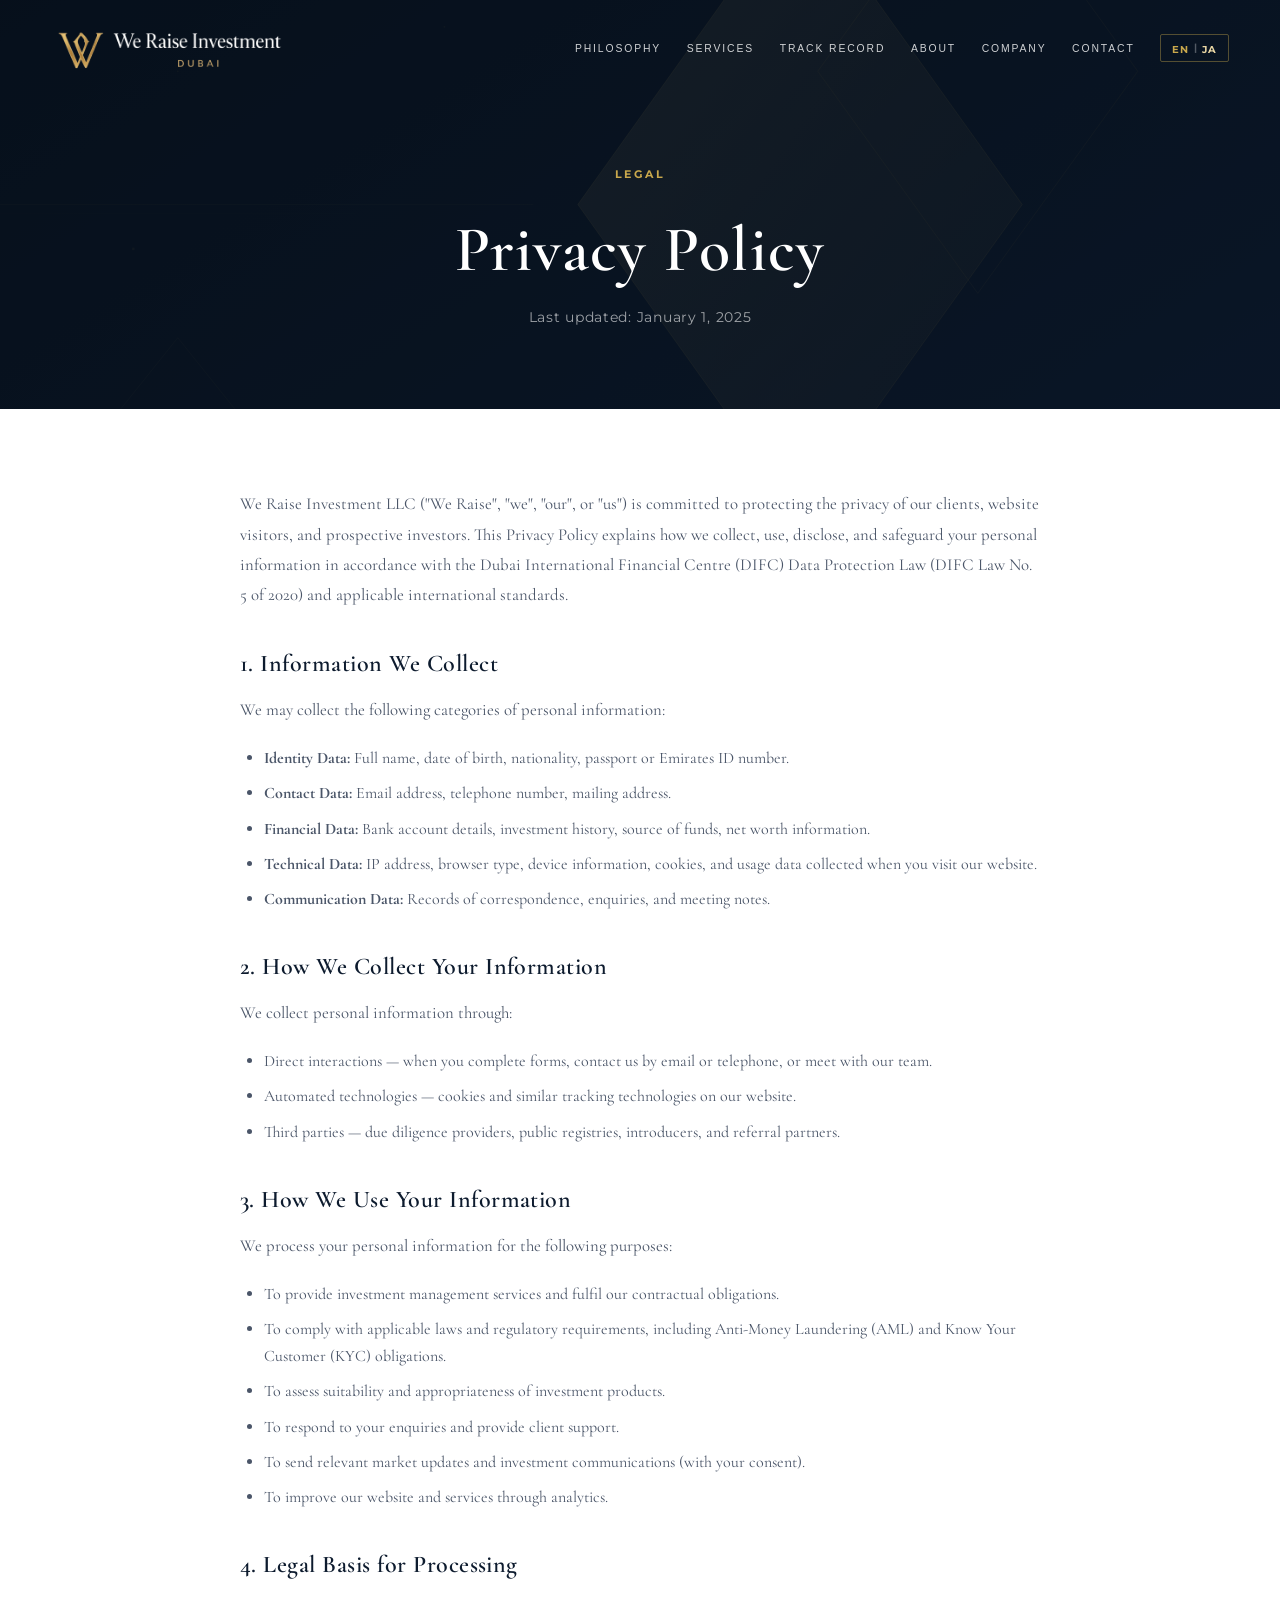
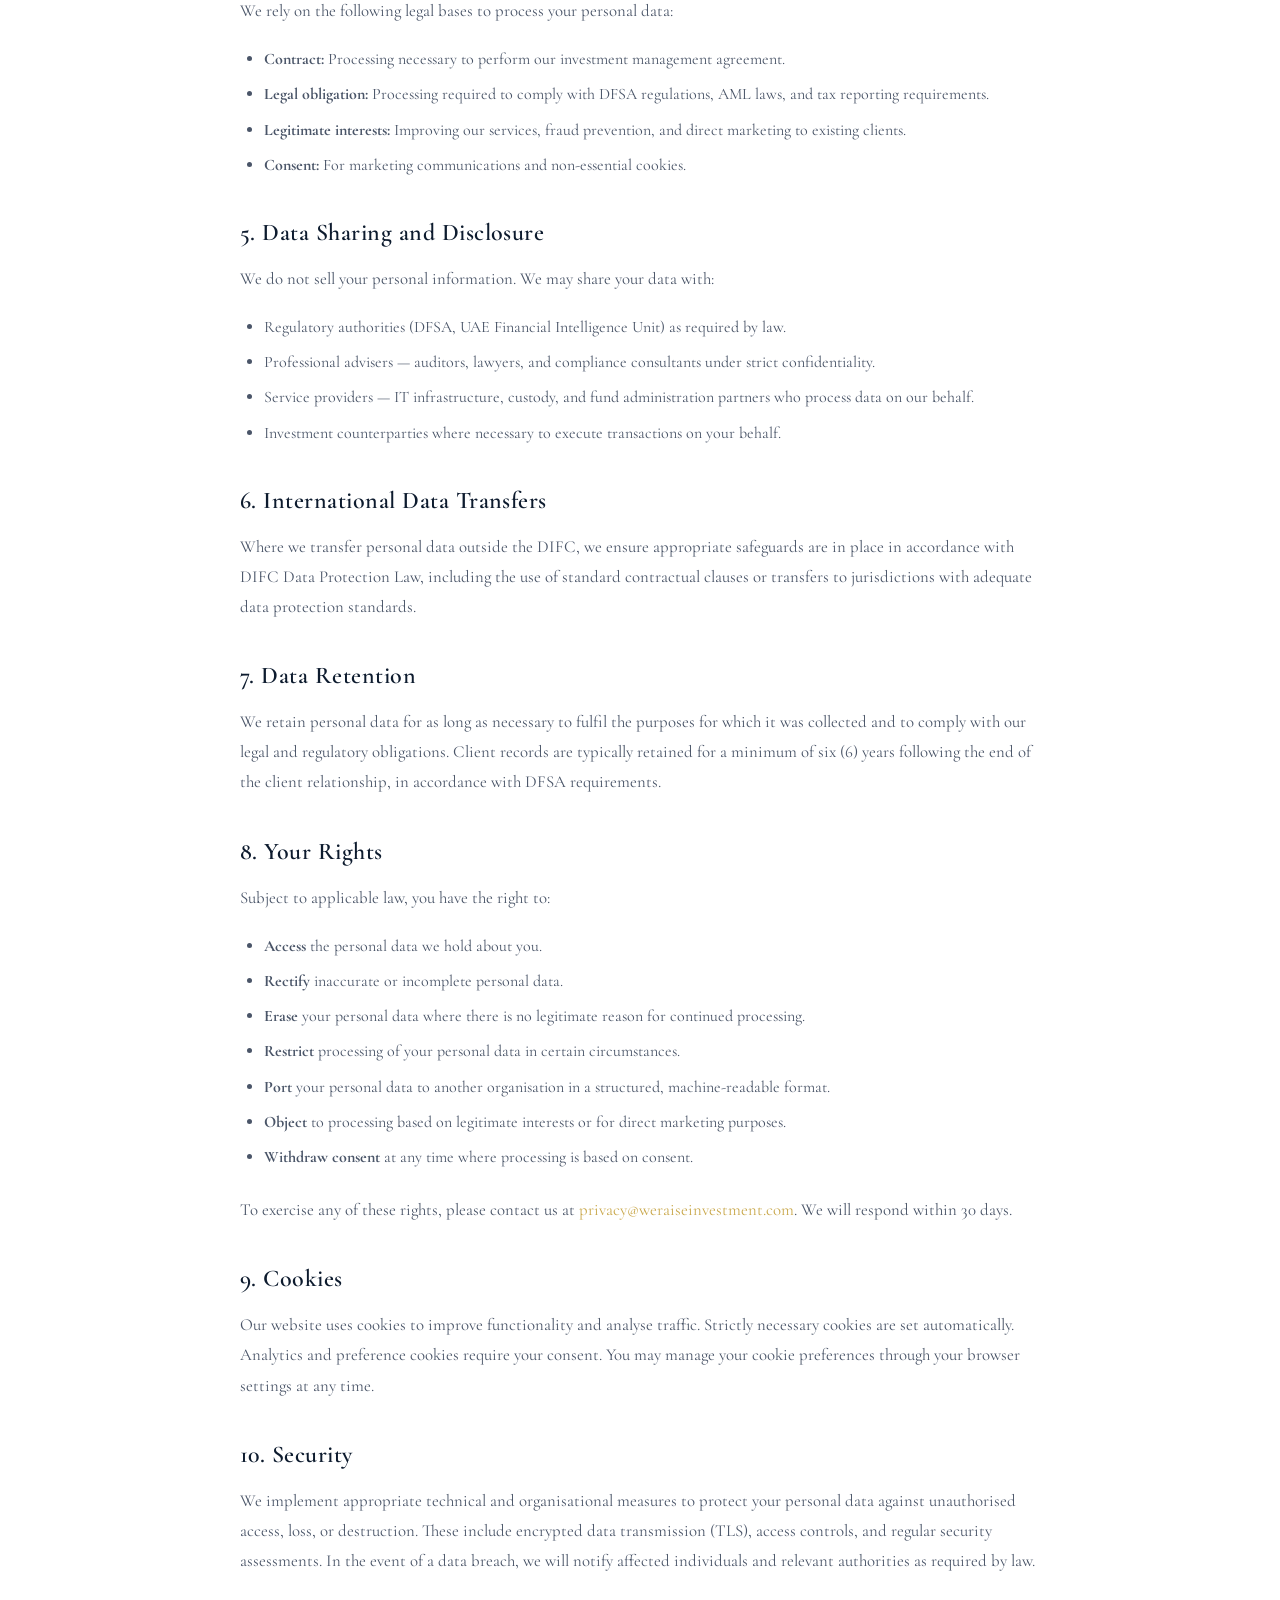
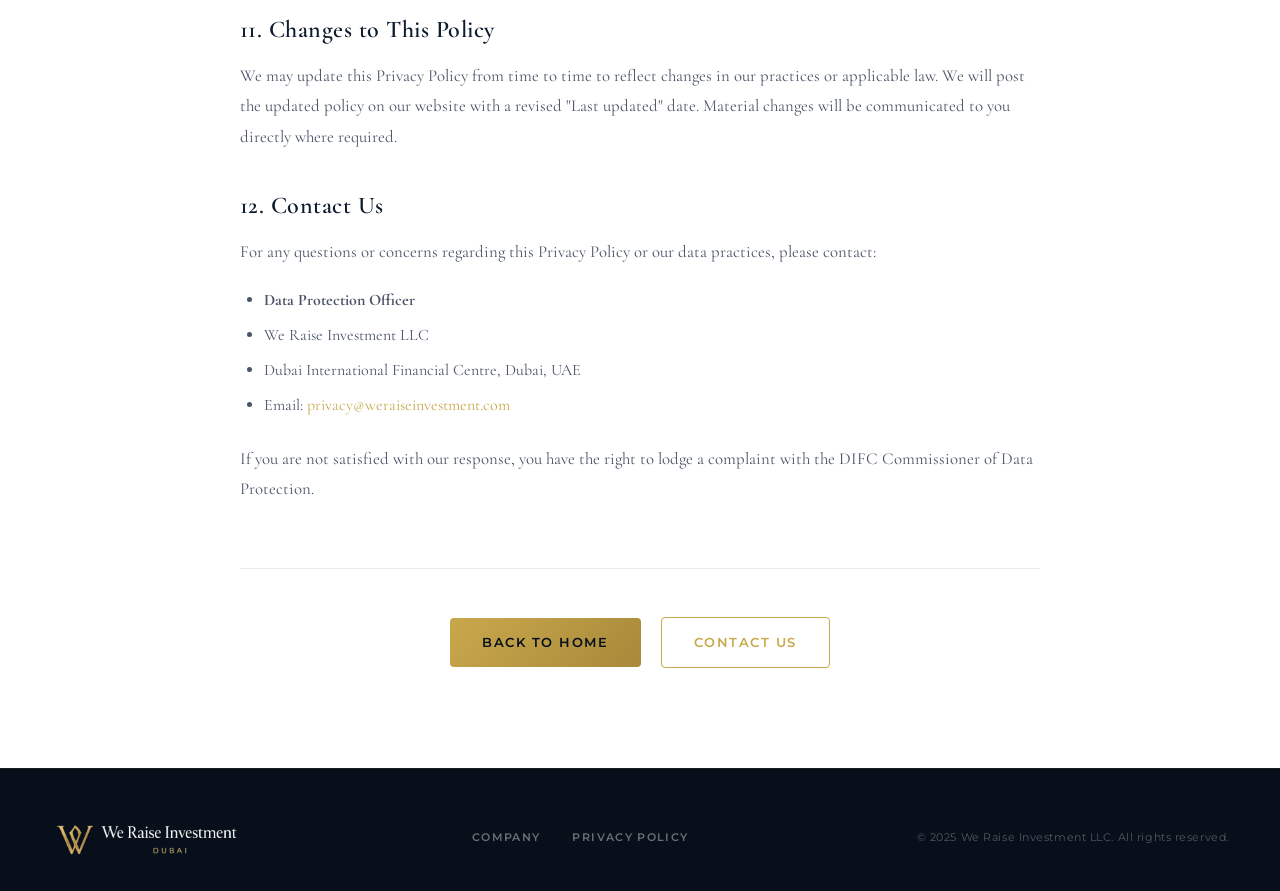
<file: privacy/index.html>
<!DOCTYPE html>
<html lang="en">
<head>
  <meta charset="UTF-8">
  <meta name="viewport" content="width=device-width, initial-scale=1.0">
  <title>Privacy Policy — We Raise Investment LLC</title>
  <meta name="description" content="Privacy Policy for We Raise Investment LLC. How we collect, use, and protect your personal information.">
  <link rel="icon" href="../img/favicon.svg" type="image/svg+xml">
  <link rel="preconnect" href="https://fonts.googleapis.com">
  <link rel="preconnect" href="https://fonts.gstatic.com" crossorigin>
  <link href="https://fonts.googleapis.com/css2?family=Cormorant+Garamond:ital,wght@0,300;0,400;0,600;0,700;1,400&family=Montserrat:wght@400;500;600;700&display=swap" rel="stylesheet">
  <link rel="stylesheet" href="../css/style.css">
</head>
<body>

<!-- HEADER -->
<header id="header">
  <div class="container header-inner">
    <a href="/" class="logo">
      <img src="../img/logo.png" alt="We Raise Investment">
    </a>
    <nav>
      <a href="/#philosophy" class="nav-link" data-i18n="nav.philosophy">Philosophy</a>
      <a href="/#services"   class="nav-link" data-i18n="nav.services">Services</a>
      <a href="/#numbers"    class="nav-link" data-i18n="nav.numbers">Track Record</a>
      <a href="/#about"      class="nav-link" data-i18n="nav.about">About</a>
      <a href="/company/"    class="nav-link" data-i18n="nav.company">Company</a>
      <a href="/#contact"    class="nav-link" data-i18n="nav.contact">Contact</a>
      <div class="lang-toggle">
        <button class="lang-btn" data-lang="en"><span>EN</span></button>
        <span style="color:rgba(255,255,255,.3);font-size:.6rem;">|</span>
        <button class="lang-btn" data-lang="ja"><span>JA</span></button>
      </div>
    </nav>
    <button class="hamburger" aria-label="Menu">
      <span></span><span></span><span></span>
    </button>
  </div>
</header>

<!-- Mobile nav -->
<div class="mobile-nav">
  <button class="mobile-nav-close" aria-label="Close">✕</button>
  <a href="/#philosophy" class="nav-link">Philosophy</a>
  <a href="/#services"   class="nav-link">Services</a>
  <a href="/#numbers"    class="nav-link">Track Record</a>
  <a href="/#about"      class="nav-link">About</a>
  <a href="/company/"    class="nav-link">Company</a>
  <a href="/#contact"    class="nav-link">Contact</a>
  <div class="lang-toggle" style="margin-top:1rem;">
    <button class="lang-btn" data-lang="en"><span>EN</span></button>
    <span style="color:rgba(255,255,255,.3);">|</span>
    <button class="lang-btn" data-lang="ja"><span>JA</span></button>
  </div>
</div>

<!-- PAGE HEADER -->
<div class="page-header">
  <div class="container">
    <span class="section-label">Legal</span>
    <h1 style="margin-top:.75rem;">Privacy Policy</h1>
    <p style="color:rgba(255,255,255,.6); margin-top:1rem; font-size:.9rem; font-family:'Montserrat',Arial,sans-serif; letter-spacing:.05em;">Last updated: January 1, 2025</p>
  </div>
</div>

<!-- PAGE CONTENT -->
<div class="page-content">
  <div class="container" style="max-width:800px;">
    <div class="prose">

      <p>We Raise Investment LLC ("We Raise", "we", "our", or "us") is committed to protecting the privacy of our clients, website visitors, and prospective investors. This Privacy Policy explains how we collect, use, disclose, and safeguard your personal information in accordance with the Dubai International Financial Centre (DIFC) Data Protection Law (DIFC Law No. 5 of 2020) and applicable international standards.</p>

      <h2>1. Information We Collect</h2>
      <p>We may collect the following categories of personal information:</p>
      <ul>
        <li><strong>Identity Data:</strong> Full name, date of birth, nationality, passport or Emirates ID number.</li>
        <li><strong>Contact Data:</strong> Email address, telephone number, mailing address.</li>
        <li><strong>Financial Data:</strong> Bank account details, investment history, source of funds, net worth information.</li>
        <li><strong>Technical Data:</strong> IP address, browser type, device information, cookies, and usage data collected when you visit our website.</li>
        <li><strong>Communication Data:</strong> Records of correspondence, enquiries, and meeting notes.</li>
      </ul>

      <h2>2. How We Collect Your Information</h2>
      <p>We collect personal information through:</p>
      <ul>
        <li>Direct interactions — when you complete forms, contact us by email or telephone, or meet with our team.</li>
        <li>Automated technologies — cookies and similar tracking technologies on our website.</li>
        <li>Third parties — due diligence providers, public registries, introducers, and referral partners.</li>
      </ul>

      <h2>3. How We Use Your Information</h2>
      <p>We process your personal information for the following purposes:</p>
      <ul>
        <li>To provide investment management services and fulfil our contractual obligations.</li>
        <li>To comply with applicable laws and regulatory requirements, including Anti-Money Laundering (AML) and Know Your Customer (KYC) obligations.</li>
        <li>To assess suitability and appropriateness of investment products.</li>
        <li>To respond to your enquiries and provide client support.</li>
        <li>To send relevant market updates and investment communications (with your consent).</li>
        <li>To improve our website and services through analytics.</li>
      </ul>

      <h2>4. Legal Basis for Processing</h2>
      <p>We rely on the following legal bases to process your personal data:</p>
      <ul>
        <li><strong>Contract:</strong> Processing necessary to perform our investment management agreement.</li>
        <li><strong>Legal obligation:</strong> Processing required to comply with DFSA regulations, AML laws, and tax reporting requirements.</li>
        <li><strong>Legitimate interests:</strong> Improving our services, fraud prevention, and direct marketing to existing clients.</li>
        <li><strong>Consent:</strong> For marketing communications and non-essential cookies.</li>
      </ul>

      <h2>5. Data Sharing and Disclosure</h2>
      <p>We do not sell your personal information. We may share your data with:</p>
      <ul>
        <li>Regulatory authorities (DFSA, UAE Financial Intelligence Unit) as required by law.</li>
        <li>Professional advisers — auditors, lawyers, and compliance consultants under strict confidentiality.</li>
        <li>Service providers — IT infrastructure, custody, and fund administration partners who process data on our behalf.</li>
        <li>Investment counterparties where necessary to execute transactions on your behalf.</li>
      </ul>

      <h2>6. International Data Transfers</h2>
      <p>Where we transfer personal data outside the DIFC, we ensure appropriate safeguards are in place in accordance with DIFC Data Protection Law, including the use of standard contractual clauses or transfers to jurisdictions with adequate data protection standards.</p>

      <h2>7. Data Retention</h2>
      <p>We retain personal data for as long as necessary to fulfil the purposes for which it was collected and to comply with our legal and regulatory obligations. Client records are typically retained for a minimum of six (6) years following the end of the client relationship, in accordance with DFSA requirements.</p>

      <h2>8. Your Rights</h2>
      <p>Subject to applicable law, you have the right to:</p>
      <ul>
        <li><strong>Access</strong> the personal data we hold about you.</li>
        <li><strong>Rectify</strong> inaccurate or incomplete personal data.</li>
        <li><strong>Erase</strong> your personal data where there is no legitimate reason for continued processing.</li>
        <li><strong>Restrict</strong> processing of your personal data in certain circumstances.</li>
        <li><strong>Port</strong> your personal data to another organisation in a structured, machine-readable format.</li>
        <li><strong>Object</strong> to processing based on legitimate interests or for direct marketing purposes.</li>
        <li><strong>Withdraw consent</strong> at any time where processing is based on consent.</li>
      </ul>
      <p>To exercise any of these rights, please contact us at <a href="mailto:privacy@weraiseinvestment.com">privacy@weraiseinvestment.com</a>. We will respond within 30 days.</p>

      <h2>9. Cookies</h2>
      <p>Our website uses cookies to improve functionality and analyse traffic. Strictly necessary cookies are set automatically. Analytics and preference cookies require your consent. You may manage your cookie preferences through your browser settings at any time.</p>

      <h2>10. Security</h2>
      <p>We implement appropriate technical and organisational measures to protect your personal data against unauthorised access, loss, or destruction. These include encrypted data transmission (TLS), access controls, and regular security assessments. In the event of a data breach, we will notify affected individuals and relevant authorities as required by law.</p>

      <h2>11. Changes to This Policy</h2>
      <p>We may update this Privacy Policy from time to time to reflect changes in our practices or applicable law. We will post the updated policy on our website with a revised "Last updated" date. Material changes will be communicated to you directly where required.</p>

      <h2>12. Contact Us</h2>
      <p>For any questions or concerns regarding this Privacy Policy or our data practices, please contact:</p>
      <ul>
        <li><strong>Data Protection Officer</strong></li>
        <li>We Raise Investment LLC</li>
        <li>Dubai International Financial Centre, Dubai, UAE</li>
        <li>Email: <a href="mailto:privacy@weraiseinvestment.com">privacy@weraiseinvestment.com</a></li>
      </ul>
      <p>If you are not satisfied with our response, you have the right to lodge a complaint with the DIFC Commissioner of Data Protection.</p>

    </div>

    <div style="text-align:center; margin-top:4rem; padding-top:3rem; border-top:1px solid var(--gray-200);">
      <a href="/" class="btn btn-primary">Back to Home</a>
      <a href="/#contact" class="btn btn-outline" style="margin-left:1rem;">Contact Us</a>
    </div>
  </div>
</div>

<!-- FOOTER -->
<footer id="footer">
  <div class="container footer-inner">
    <a href="/" class="logo">
      <img src="../img/logo.png" alt="We Raise Investment">
    </a>
    <div class="footer-links">
      <a href="/company/">Company</a>
      <a href="/privacy/">Privacy Policy</a>
    </div>
    <p class="footer-copy" data-i18n="footer.copy">© 2025 We Raise Investment LLC. All rights reserved.</p>
  </div>
</footer>

<script src="../js/main.js"></script>
</body>
</html>
</file>
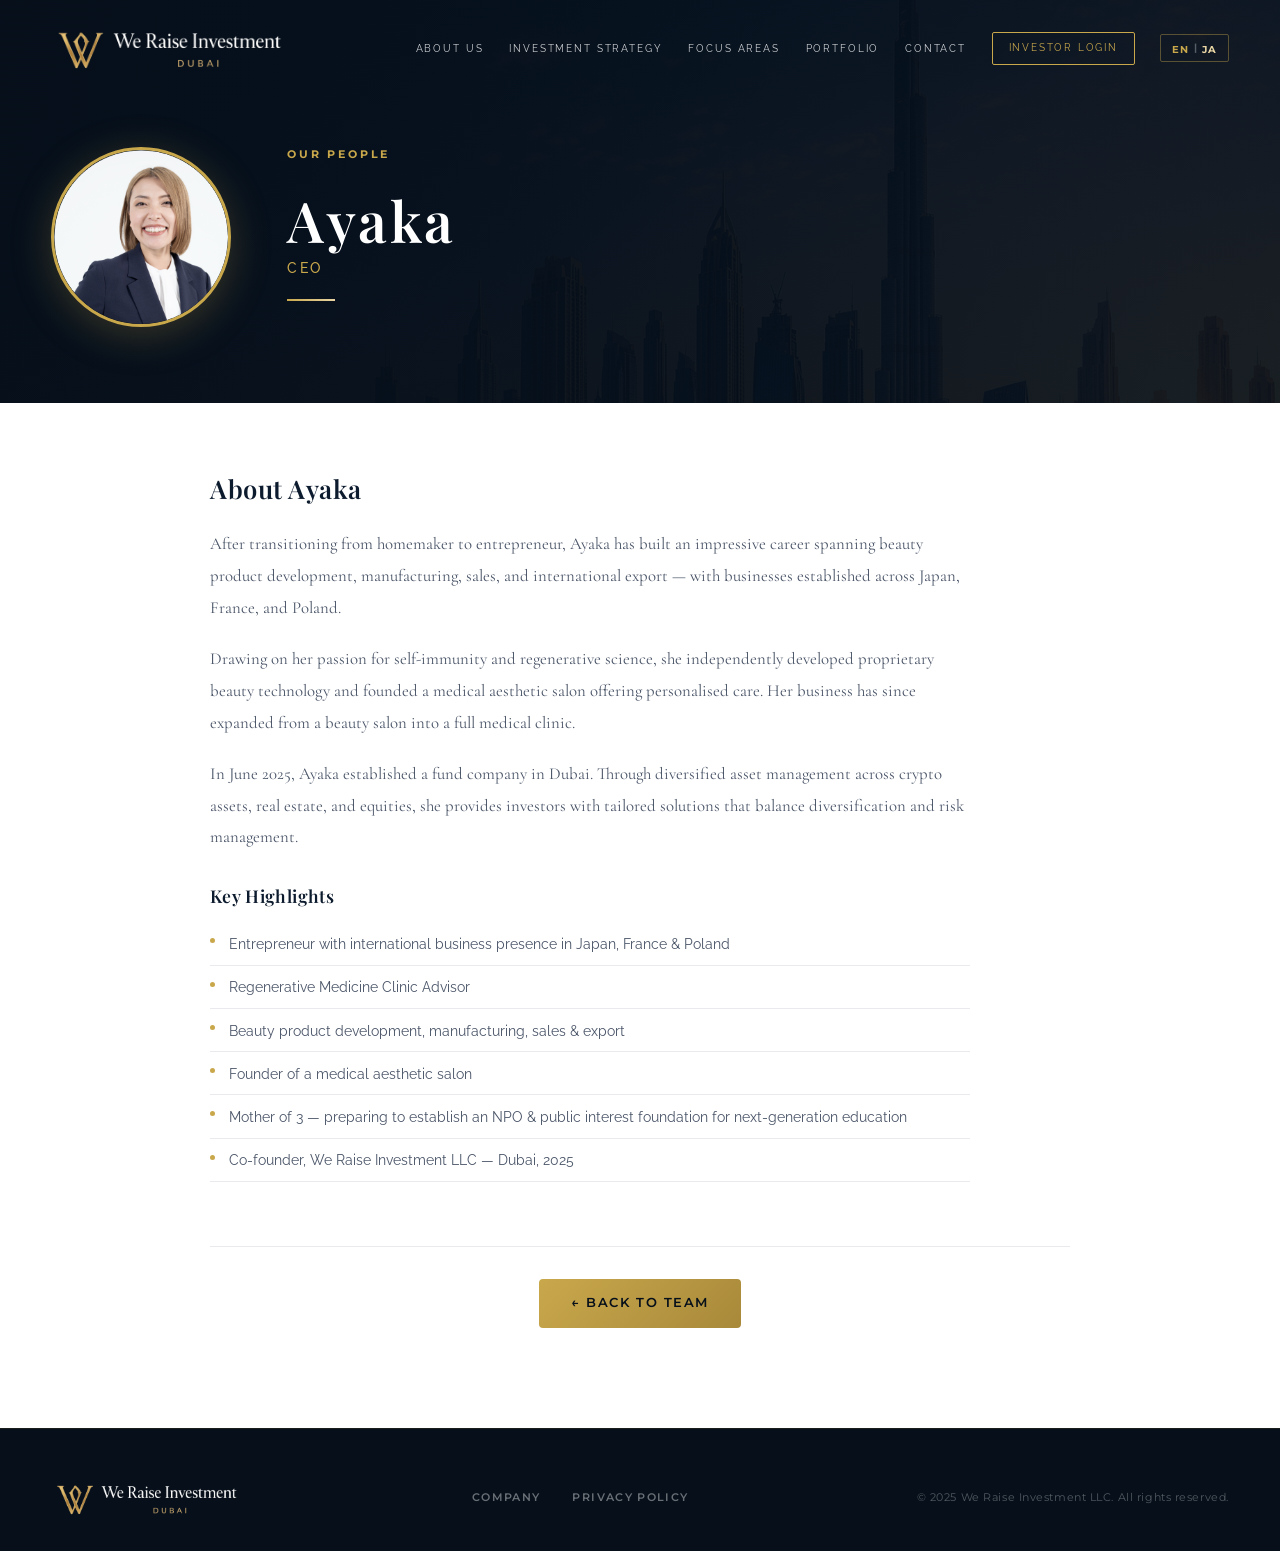
<file: team/ayaka/index.html>
<!DOCTYPE html>
<html lang="en">
<head>
  <meta charset="UTF-8">
  <meta name="viewport" content="width=device-width, initial-scale=1.0">
  <title>Ayaka — CEO | We Raise Investment LLC</title>
  <link rel="icon" href="../../img/favicon.svg" type="image/svg+xml">
  <link rel="preconnect" href="https://fonts.googleapis.com">
  <link rel="preconnect" href="https://fonts.gstatic.com" crossorigin>
  <link href="https://fonts.googleapis.com/css2?family=Playfair+Display:ital,wght@0,400;0,600;0,700;1,400&family=Cormorant+Garamond:wght@300;400;600&family=Montserrat:wght@400;500;600;700&family=Raleway:wght@300;400;500;600&display=swap" rel="stylesheet">
  <link rel="stylesheet" href="../../css/style.css">
  <link rel="stylesheet" href="../team.css">
</head>
<body>

<header id="header">
  <div class="container header-inner">
    <a href="/" class="logo"><img src="../../img/logo.png" alt="We Raise Investment"></a>
    <nav>
      <a href="/#about"      class="nav-link">ABOUT US</a>
      <a href="/#philosophy" class="nav-link">INVESTMENT STRATEGY</a>
      <a href="/#services"   class="nav-link">FOCUS AREAS</a>
      <a href="/#numbers"    class="nav-link">PORTFOLIO</a>
      <a href="/#contact"    class="nav-link">CONTACT</a>
      <a href="#"            class="btn-investor">INVESTOR LOGIN</a>
      <div class="lang-toggle">
        <button class="lang-btn" data-lang="en"><span>EN</span></button>
        <span style="color:rgba(255,255,255,.3);font-size:.6rem;">|</span>
        <button class="lang-btn" data-lang="ja"><span>JA</span></button>
      </div>
    </nav>
    <button class="hamburger" aria-label="Menu"><span></span><span></span><span></span></button>
  </div>
</header>
<div class="mobile-nav">
  <button class="mobile-nav-close">✕</button>
  <a href="/#about" class="nav-link">ABOUT US</a>
  <a href="/#philosophy" class="nav-link">INVESTMENT STRATEGY</a>
  <a href="/#services" class="nav-link">FOCUS AREAS</a>
  <a href="/#numbers" class="nav-link">PORTFOLIO</a>
  <a href="/#contact" class="nav-link">CONTACT</a>
  <div class="lang-toggle" style="margin-top:1rem;">
    <button class="lang-btn" data-lang="en"><span>EN</span></button>
    <span style="color:rgba(255,255,255,.3);">|</span>
    <button class="lang-btn" data-lang="ja"><span>JA</span></button>
  </div>
</div>

<!-- Hero -->
<div class="member-hero">
  <div class="member-hero-bg"></div>
  <div class="member-hero-overlay"></div>
  <div class="container member-hero-inner">
    <div class="member-photo-lg">
      <img src="../../img/Ayaka_rounded.png" alt="Ayaka">
    </div>
    <div class="member-hero-text">
      <span class="section-label" data-i18n="team.label">Our People</span>
      <h1 class="member-name">Ayaka</h1>
      <p class="member-title-lg" data-i18n="team.ayaka.role">CEO</p>
      <div class="divider"></div>
    </div>
  </div>
</div>

<!-- Bio -->
<div class="member-content">
  <div class="container" style="max-width:860px;">
    <div class="member-bio reveal">

      <!-- EN -->
      <div class="bio-block lang-en">
        <h2 class="bio-heading">About Ayaka</h2>
        <p>After transitioning from homemaker to entrepreneur, Ayaka has built an impressive career spanning beauty product development, manufacturing, sales, and international export — with businesses established across Japan, France, and Poland.</p>
        <p>Drawing on her passion for self-immunity and regenerative science, she independently developed proprietary beauty technology and founded a medical aesthetic salon offering personalised care. Her business has since expanded from a beauty salon into a full medical clinic.</p>
        <p>In June 2025, Ayaka established a fund company in Dubai. Through diversified asset management across crypto assets, real estate, and equities, she provides investors with tailored solutions that balance diversification and risk management.</p>
        <h3 class="bio-sub">Key Highlights</h3>
        <ul class="bio-list">
          <li>Entrepreneur with international business presence in Japan, France &amp; Poland</li>
          <li>Regenerative Medicine Clinic Advisor</li>
          <li>Beauty product development, manufacturing, sales &amp; export</li>
          <li>Founder of a medical aesthetic salon</li>
          <li>Mother of 3 — preparing to establish an NPO &amp; public interest foundation for next-generation education</li>
          <li>Co-founder, We Raise Investment LLC — Dubai, 2025</li>
        </ul>
      </div>

      <!-- JA -->
      <div class="bio-block lang-ja" style="display:none;">
        <h2 class="bio-heading">Ayakaについて</h2>
        <p>専業主婦から起業家へと転身し、美容製品の開発・製造・販売・輸出に携わり、日本・フランス・ポーランドにビジネスを展開。</p>
        <p>自己免疫・再生能力をテーマとした美容テクノロジーを独自に開発し、パーソナルケアを含めたメディカルエステサロンを設立。現在は、美容サロンから医療クリニックへとビジネスを拡大中。</p>
        <p>2025年6月、ドバイにファンド会社を設立。暗号資産・不動産・株式における分散型資産運用を通じて、多様化とリスク管理を両立した資産管理ソリューションを投資家に提供している。</p>
        <h3 class="bio-sub">主な実績</h3>
        <ul class="bio-list">
          <li>日本・フランス・ポーランドに事業を持つ国際的な起業家</li>
          <li>再生医療クリニック顧問</li>
          <li>美容商材開発・製造販売・輸出</li>
          <li>メディカルエステサロン設立者</li>
          <li>3児の母。子育て経験をもとにした次世代の教育のためのNPO法人・公益財団法人の設立準備中</li>
          <li>We Raise Investment LLC 共同創設者 — ドバイ、2025年</li>
        </ul>
      </div>

    </div>
    <div style="text-align:center; margin-top:4rem; padding-top:2rem; border-top:1px solid var(--gray-200);">
      <a href="/#team" class="btn btn-primary">← Back to Team</a>
    </div>
  </div>
</div>

<footer id="footer">
  <div class="container footer-inner">
    <a href="/" class="logo"><img src="../../img/logo.png" alt="We Raise Investment"></a>
    <div class="footer-links">
      <a href="/company/">Company</a>
      <a href="/privacy/">Privacy Policy</a>
    </div>
    <p class="footer-copy">© 2025 We Raise Investment LLC. All rights reserved.</p>
  </div>
</footer>

<script src="../../js/main.js"></script>
<script>
  // Show/hide bio blocks based on language
  function updateBioLang(lang) {
    document.querySelectorAll('.lang-en').forEach(el => el.style.display = lang === 'en' ? '' : 'none');
    document.querySelectorAll('.lang-ja').forEach(el => el.style.display = lang === 'ja' ? '' : 'none');
  }
  document.addEventListener('DOMContentLoaded', () => {
    const lang = localStorage.getItem('lang') || 'en';
    updateBioLang(lang);
    document.querySelectorAll('.lang-btn').forEach(btn => {
      btn.addEventListener('click', () => updateBioLang(btn.dataset.lang));
    });
  });
</script>
</body>
</html>
</file>
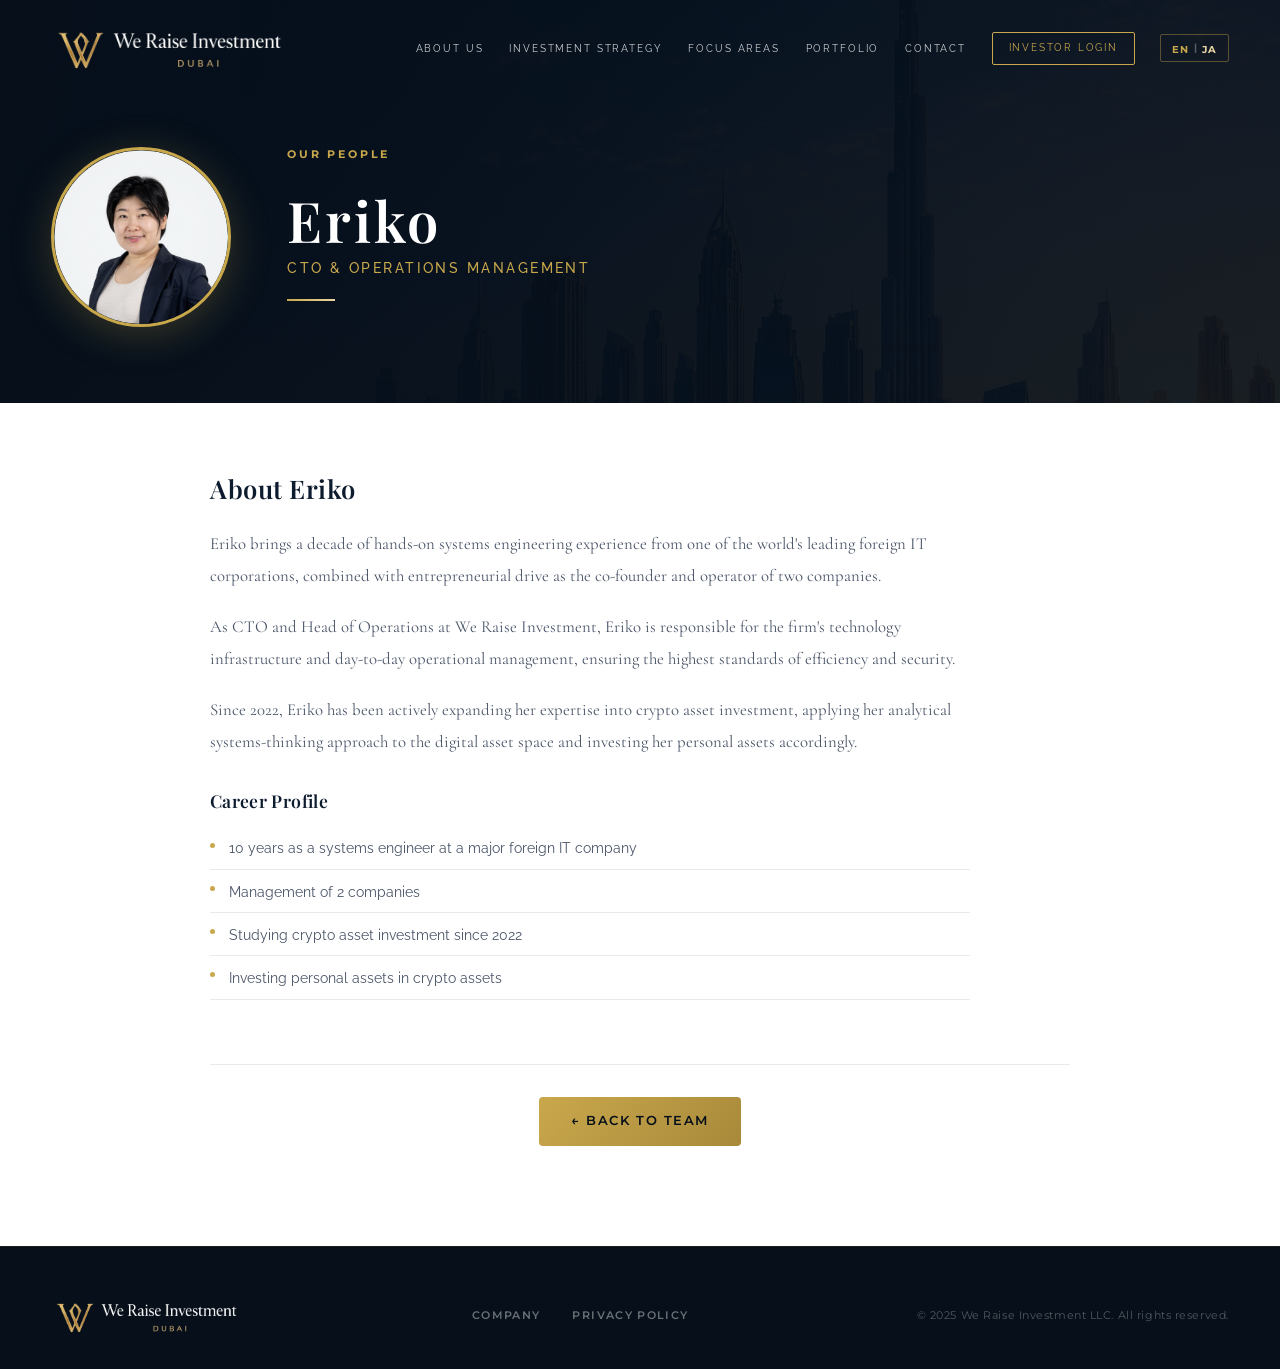
<file: team/eriko/index.html>
<!DOCTYPE html>
<html lang="en">
<head>
  <meta charset="UTF-8">
  <meta name="viewport" content="width=device-width, initial-scale=1.0">
  <title>Eriko — CTO | We Raise Investment LLC</title>
  <link rel="icon" href="../../img/favicon.svg" type="image/svg+xml">
  <link rel="preconnect" href="https://fonts.googleapis.com">
  <link rel="preconnect" href="https://fonts.gstatic.com" crossorigin>
  <link href="https://fonts.googleapis.com/css2?family=Playfair+Display:ital,wght@0,400;0,600;0,700;1,400&family=Cormorant+Garamond:wght@300;400;600&family=Montserrat:wght@400;500;600;700&family=Raleway:wght@300;400;500;600&display=swap" rel="stylesheet">
  <link rel="stylesheet" href="../../css/style.css">
  <link rel="stylesheet" href="../team.css">
</head>
<body>

<header id="header">
  <div class="container header-inner">
    <a href="/" class="logo"><img src="../../img/logo.png" alt="We Raise Investment"></a>
    <nav>
      <a href="/#about"      class="nav-link">ABOUT US</a>
      <a href="/#philosophy" class="nav-link">INVESTMENT STRATEGY</a>
      <a href="/#services"   class="nav-link">FOCUS AREAS</a>
      <a href="/#numbers"    class="nav-link">PORTFOLIO</a>
      <a href="/#contact"    class="nav-link">CONTACT</a>
      <a href="#"            class="btn-investor">INVESTOR LOGIN</a>
      <div class="lang-toggle">
        <button class="lang-btn" data-lang="en"><span>EN</span></button>
        <span style="color:rgba(255,255,255,.3);font-size:.6rem;">|</span>
        <button class="lang-btn" data-lang="ja"><span>JA</span></button>
      </div>
    </nav>
    <button class="hamburger" aria-label="Menu"><span></span><span></span><span></span></button>
  </div>
</header>
<div class="mobile-nav">
  <button class="mobile-nav-close">✕</button>
  <a href="/#about" class="nav-link">ABOUT US</a>
  <a href="/#philosophy" class="nav-link">INVESTMENT STRATEGY</a>
  <a href="/#services" class="nav-link">FOCUS AREAS</a>
  <a href="/#numbers" class="nav-link">PORTFOLIO</a>
  <a href="/#contact" class="nav-link">CONTACT</a>
  <div class="lang-toggle" style="margin-top:1rem;">
    <button class="lang-btn" data-lang="en"><span>EN</span></button>
    <span style="color:rgba(255,255,255,.3);">|</span>
    <button class="lang-btn" data-lang="ja"><span>JA</span></button>
  </div>
</div>

<div class="member-hero">
  <div class="member-hero-bg"></div>
  <div class="member-hero-overlay"></div>
  <div class="container member-hero-inner">
    <div class="member-photo-lg">
      <img src="../../img/Eriko_rounded.png" alt="Eriko">
    </div>
    <div class="member-hero-text">
      <span class="section-label" data-i18n="team.label">Our People</span>
      <h1 class="member-name">Eriko</h1>
      <p class="member-title-lg" data-i18n="team.eriko.role">CTO &amp; Operations Management</p>
      <div class="divider"></div>
    </div>
  </div>
</div>

<div class="member-content">
  <div class="container" style="max-width:860px;">
    <div class="member-bio reveal">

      <div class="bio-block lang-en">
        <h2 class="bio-heading">About Eriko</h2>
        <p>Eriko brings a decade of hands-on systems engineering experience from one of the world's leading foreign IT corporations, combined with entrepreneurial drive as the co-founder and operator of two companies.</p>
        <p>As CTO and Head of Operations at We Raise Investment, Eriko is responsible for the firm's technology infrastructure and day-to-day operational management, ensuring the highest standards of efficiency and security.</p>
        <p>Since 2022, Eriko has been actively expanding her expertise into crypto asset investment, applying her analytical systems-thinking approach to the digital asset space and investing her personal assets accordingly.</p>
        <h3 class="bio-sub">Career Profile</h3>
        <ul class="bio-list">
          <li>10 years as a systems engineer at a major foreign IT company</li>
          <li>Management of 2 companies</li>
          <li>Studying crypto asset investment since 2022</li>
          <li>Investing personal assets in crypto assets</li>
        </ul>
      </div>

      <div class="bio-block lang-ja" style="display:none;">
        <h2 class="bio-heading">Erikoについて</h2>
        <p>大手外資系IT企業でのシステムエンジニアとして10年のキャリアを持ち、その後、自ら法人2社を経営。We Raise InvestmentではCTO・オペレーション管理を担当し、社内の技術基盤と日常業務の管理を統括している。</p>
        <p>2022年より暗号資産投資を本格的に学び始め、システム思考とデータ分析の視点をデジタル資産分野にも活かしながら、個人資産を暗号資産で運用中。</p>
        <h3 class="bio-sub">キャリアプロフィール</h3>
        <ul class="bio-list">
          <li>大手外資系IT企業で10年システムエンジニアとして勤務</li>
          <li>法人2社経営</li>
          <li>2022年より暗号資産投資を学習</li>
          <li>個人資産を暗号資産で運用中</li>
        </ul>
      </div>

    </div>
    <div style="text-align:center; margin-top:4rem; padding-top:2rem; border-top:1px solid var(--gray-200);">
      <a href="/#team" class="btn btn-primary">← Back to Team</a>
    </div>
  </div>
</div>

<footer id="footer">
  <div class="container footer-inner">
    <a href="/" class="logo"><img src="../../img/logo.png" alt="We Raise Investment"></a>
    <div class="footer-links">
      <a href="/company/">Company</a>
      <a href="/privacy/">Privacy Policy</a>
    </div>
    <p class="footer-copy">© 2025 We Raise Investment LLC. All rights reserved.</p>
  </div>
</footer>

<script src="../../js/main.js"></script>
<script>
  function updateBioLang(lang) {
    document.querySelectorAll('.lang-en').forEach(el => el.style.display = lang === 'en' ? '' : 'none');
    document.querySelectorAll('.lang-ja').forEach(el => el.style.display = lang === 'ja' ? '' : 'none');
  }
  document.addEventListener('DOMContentLoaded', () => {
    const lang = localStorage.getItem('lang') || 'en';
    updateBioLang(lang);
    document.querySelectorAll('.lang-btn').forEach(btn => {
      btn.addEventListener('click', () => updateBioLang(btn.dataset.lang));
    });
  });
</script>
</body>
</html>
</file>
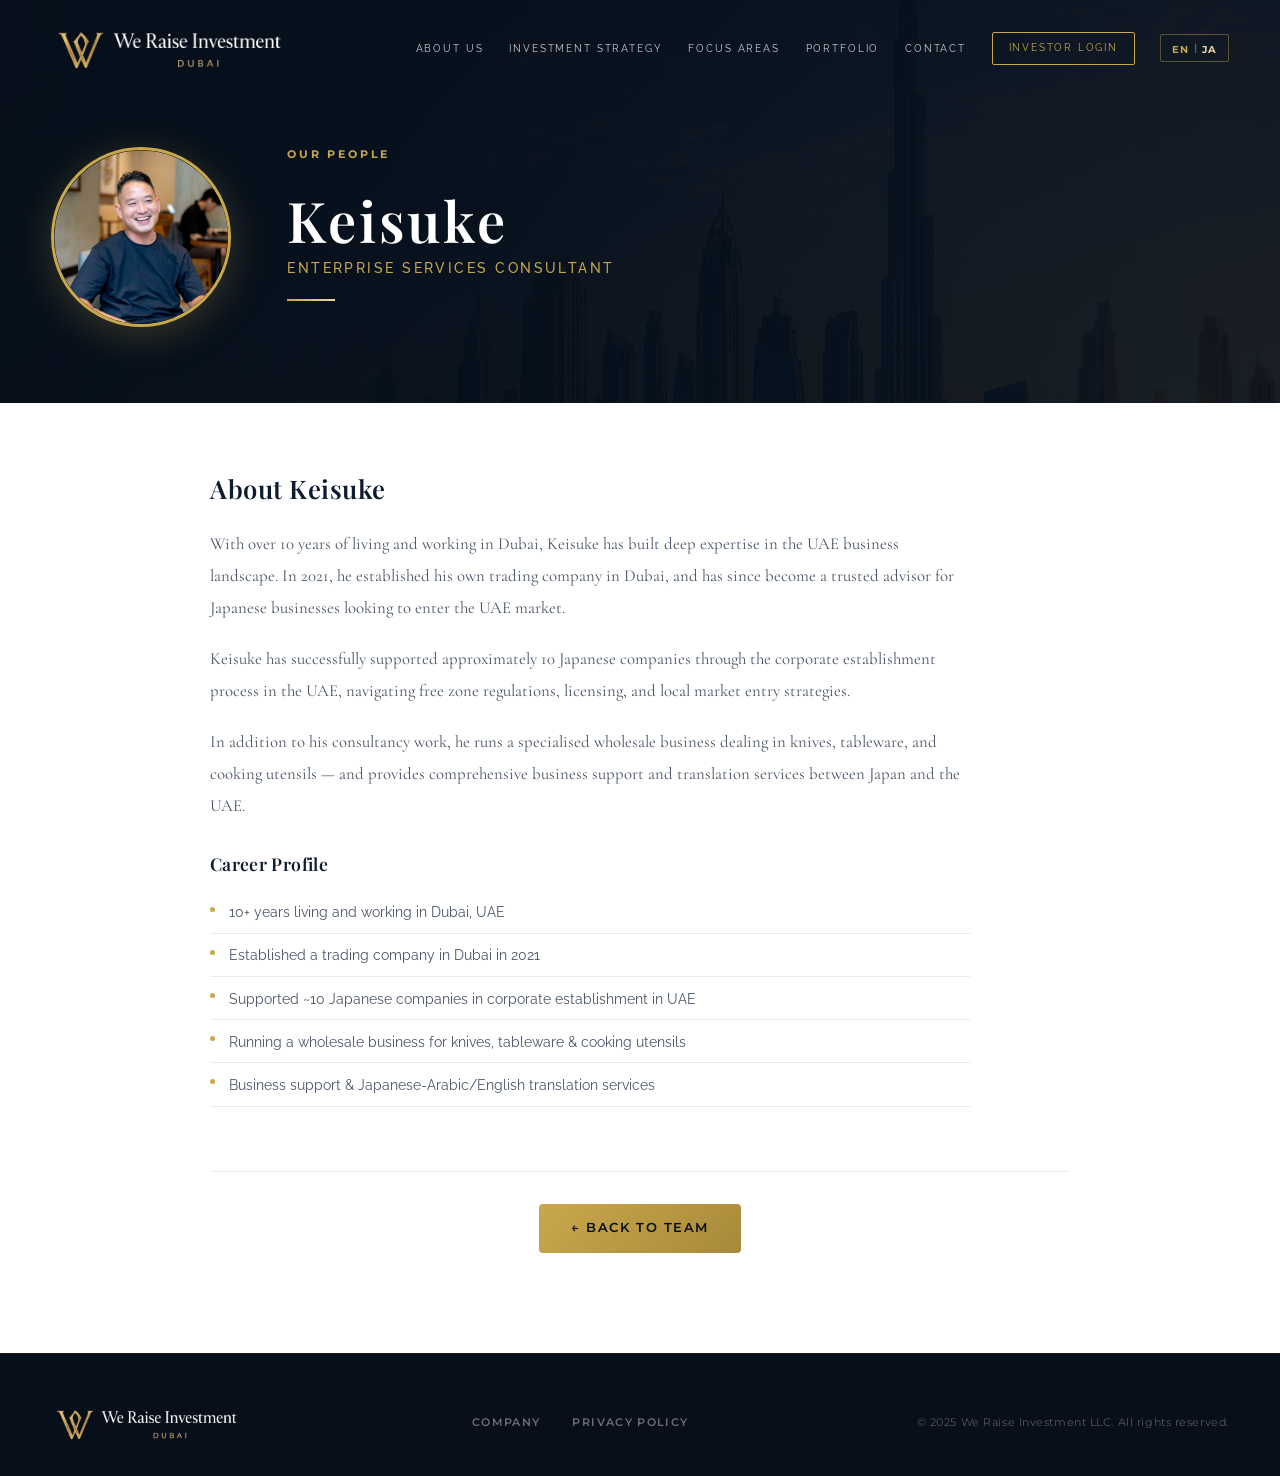
<file: team/keisuke/index.html>
<!DOCTYPE html>
<html lang="en">
<head>
  <meta charset="UTF-8">
  <meta name="viewport" content="width=device-width, initial-scale=1.0">
  <title>Keisuke — Enterprise Services Consultant | We Raise Investment LLC</title>
  <link rel="icon" href="../../img/favicon.svg" type="image/svg+xml">
  <link rel="preconnect" href="https://fonts.googleapis.com">
  <link rel="preconnect" href="https://fonts.gstatic.com" crossorigin>
  <link href="https://fonts.googleapis.com/css2?family=Playfair+Display:ital,wght@0,400;0,600;0,700;1,400&family=Cormorant+Garamond:wght@300;400;600&family=Montserrat:wght@400;500;600;700&family=Raleway:wght@300;400;500;600&display=swap" rel="stylesheet">
  <link rel="stylesheet" href="../../css/style.css">
  <link rel="stylesheet" href="../team.css">
</head>
<body>

<header id="header">
  <div class="container header-inner">
    <a href="/" class="logo"><img src="../../img/logo.png" alt="We Raise Investment"></a>
    <nav>
      <a href="/#about"      class="nav-link">ABOUT US</a>
      <a href="/#philosophy" class="nav-link">INVESTMENT STRATEGY</a>
      <a href="/#services"   class="nav-link">FOCUS AREAS</a>
      <a href="/#numbers"    class="nav-link">PORTFOLIO</a>
      <a href="/#contact"    class="nav-link">CONTACT</a>
      <a href="#"            class="btn-investor">INVESTOR LOGIN</a>
      <div class="lang-toggle">
        <button class="lang-btn" data-lang="en"><span>EN</span></button>
        <span style="color:rgba(255,255,255,.3);font-size:.6rem;">|</span>
        <button class="lang-btn" data-lang="ja"><span>JA</span></button>
      </div>
    </nav>
    <button class="hamburger" aria-label="Menu"><span></span><span></span><span></span></button>
  </div>
</header>
<div class="mobile-nav">
  <button class="mobile-nav-close">✕</button>
  <a href="/#about" class="nav-link">ABOUT US</a>
  <a href="/#philosophy" class="nav-link">INVESTMENT STRATEGY</a>
  <a href="/#services" class="nav-link">FOCUS AREAS</a>
  <a href="/#numbers" class="nav-link">PORTFOLIO</a>
  <a href="/#contact" class="nav-link">CONTACT</a>
  <div class="lang-toggle" style="margin-top:1rem;">
    <button class="lang-btn" data-lang="en"><span>EN</span></button>
    <span style="color:rgba(255,255,255,.3);">|</span>
    <button class="lang-btn" data-lang="ja"><span>JA</span></button>
  </div>
</div>

<div class="member-hero">
  <div class="member-hero-bg"></div>
  <div class="member-hero-overlay"></div>
  <div class="container member-hero-inner">
    <div class="member-photo-lg">
      <img src="../../img/Keisuke_rounded.png" alt="Keisuke">
    </div>
    <div class="member-hero-text">
      <span class="section-label" data-i18n="team.label">Our People</span>
      <h1 class="member-name">Keisuke</h1>
      <p class="member-title-lg" data-i18n="team.keisuke.role">Enterprise Services Consultant</p>
      <div class="divider"></div>
    </div>
  </div>
</div>

<div class="member-content">
  <div class="container" style="max-width:860px;">
    <div class="member-bio reveal">

      <div class="bio-block lang-en">
        <h2 class="bio-heading">About Keisuke</h2>
        <p>With over 10 years of living and working in Dubai, Keisuke has built deep expertise in the UAE business landscape. In 2021, he established his own trading company in Dubai, and has since become a trusted advisor for Japanese businesses looking to enter the UAE market.</p>
        <p>Keisuke has successfully supported approximately 10 Japanese companies through the corporate establishment process in the UAE, navigating free zone regulations, licensing, and local market entry strategies.</p>
        <p>In addition to his consultancy work, he runs a specialised wholesale business dealing in knives, tableware, and cooking utensils — and provides comprehensive business support and translation services between Japan and the UAE.</p>
        <h3 class="bio-sub">Career Profile</h3>
        <ul class="bio-list">
          <li>10+ years living and working in Dubai, UAE</li>
          <li>Established a trading company in Dubai in 2021</li>
          <li>Supported ~10 Japanese companies in corporate establishment in UAE</li>
          <li>Running a wholesale business for knives, tableware &amp; cooking utensils</li>
          <li>Business support &amp; Japanese-Arabic/English translation services</li>
        </ul>
      </div>

      <div class="bio-block lang-ja" style="display:none;">
        <h2 class="bio-heading">Keisukeについて</h2>
        <p>ドバイ在住10年以上のキャリアを持ち、UAE市場に精通。2021年にドバイで自ら貿易会社を設立し、日本企業のUAE進出を支援するアドバイザーとして活動中。</p>
        <p>これまでに日本企業約10社の法人設立を支援し、フリーゾーンの規制・ライセンス取得・現地市場参入戦略のナビゲーションを担っている。</p>
        <p>コンサルティング業務と並行して、包丁・食器・調理器具を扱う専門商社を経営。日本とUAEの間のビジネス支援・翻訳サービスも提供している。</p>
        <h3 class="bio-sub">キャリアプロフィール</h3>
        <ul class="bio-list">
          <li>ドバイ在住10年以上</li>
          <li>2021年にドバイで貿易会社を設立</li>
          <li>日本企業約10社のUAE法人設立支援</li>
          <li>包丁・食器・調理器具を卸す専門商社を経営</li>
          <li>ビジネス支援・日本語⇔英語/アラビア語翻訳サービス</li>
        </ul>
      </div>

    </div>
    <div style="text-align:center; margin-top:4rem; padding-top:2rem; border-top:1px solid var(--gray-200);">
      <a href="/#team" class="btn btn-primary">← Back to Team</a>
    </div>
  </div>
</div>

<footer id="footer">
  <div class="container footer-inner">
    <a href="/" class="logo"><img src="../../img/logo.png" alt="We Raise Investment"></a>
    <div class="footer-links">
      <a href="/company/">Company</a>
      <a href="/privacy/">Privacy Policy</a>
    </div>
    <p class="footer-copy">© 2025 We Raise Investment LLC. All rights reserved.</p>
  </div>
</footer>

<script src="../../js/main.js"></script>
<script>
  function updateBioLang(lang) {
    document.querySelectorAll('.lang-en').forEach(el => el.style.display = lang === 'en' ? '' : 'none');
    document.querySelectorAll('.lang-ja').forEach(el => el.style.display = lang === 'ja' ? '' : 'none');
  }
  document.addEventListener('DOMContentLoaded', () => {
    const lang = localStorage.getItem('lang') || 'en';
    updateBioLang(lang);
    document.querySelectorAll('.lang-btn').forEach(btn => {
      btn.addEventListener('click', () => updateBioLang(btn.dataset.lang));
    });
  });
</script>
</body>
</html>
</file>
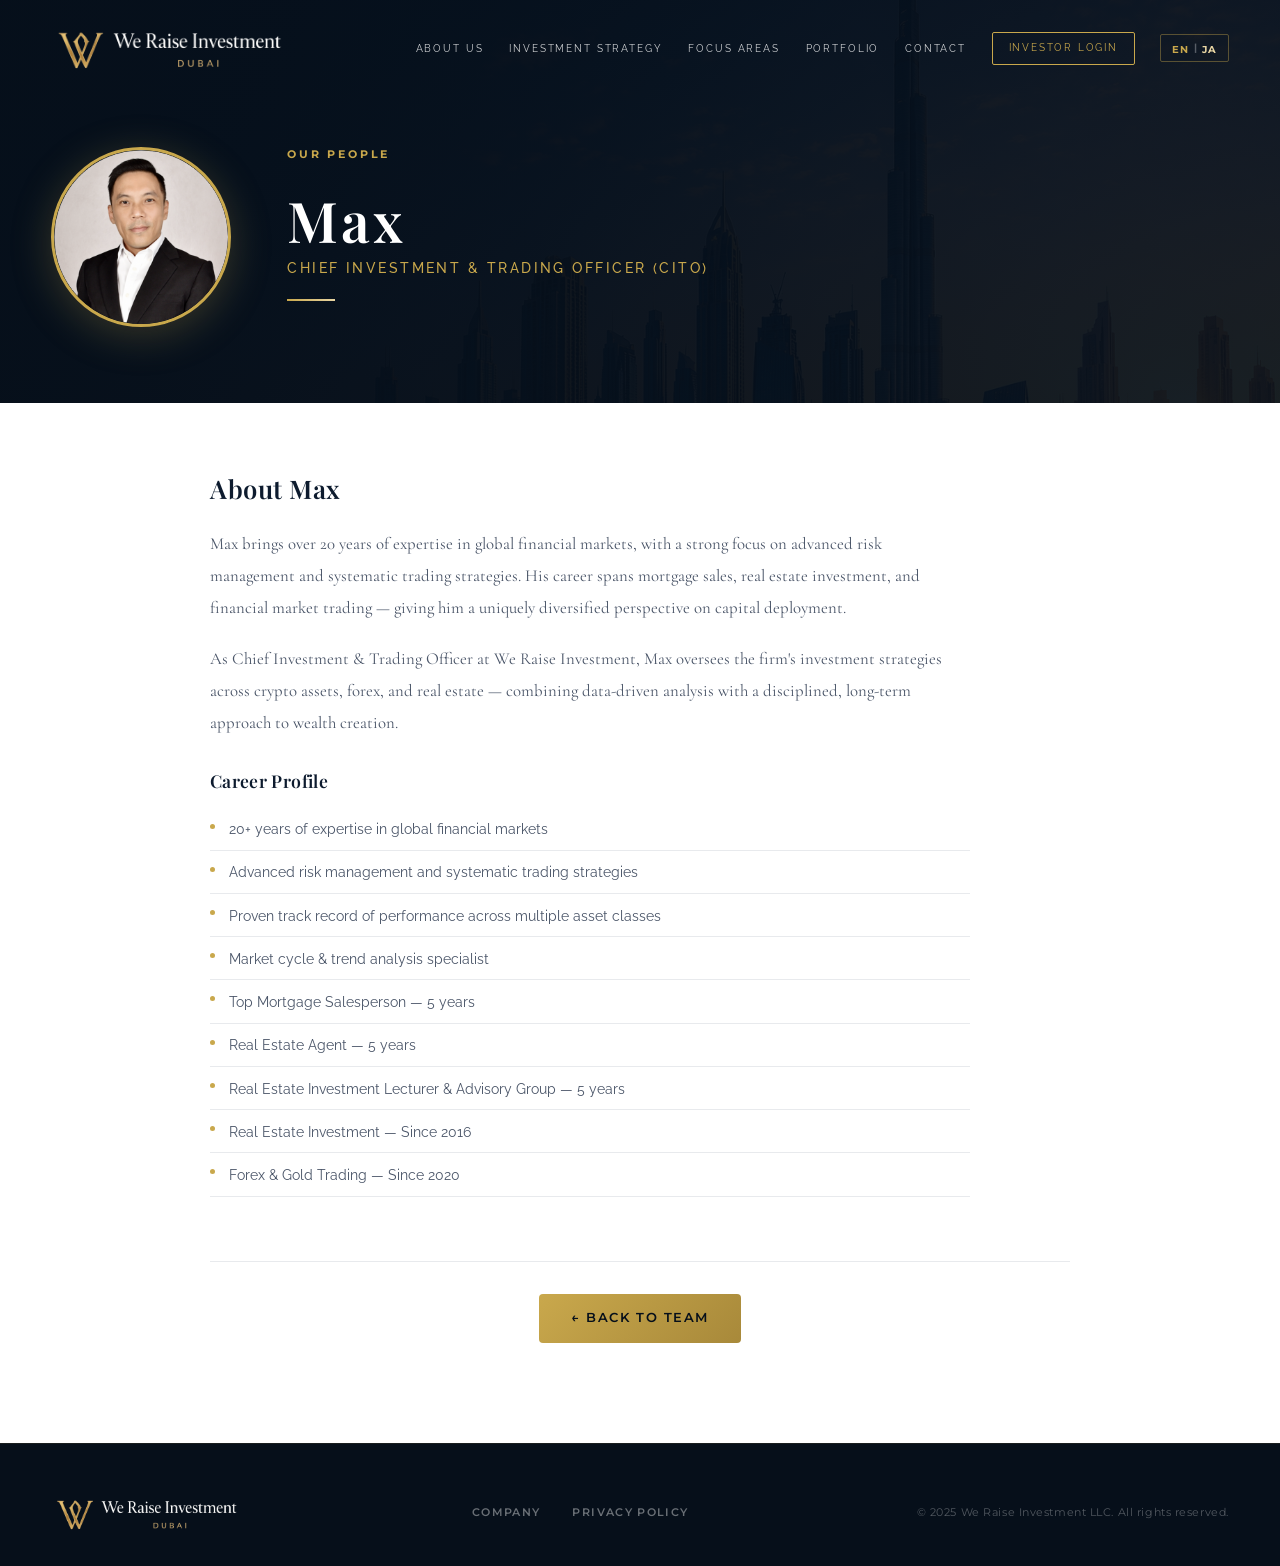
<file: team/max/index.html>
<!DOCTYPE html>
<html lang="en">
<head>
  <meta charset="UTF-8">
  <meta name="viewport" content="width=device-width, initial-scale=1.0">
  <title>Max — CITO | We Raise Investment LLC</title>
  <link rel="icon" href="../../img/favicon.svg" type="image/svg+xml">
  <link rel="preconnect" href="https://fonts.googleapis.com">
  <link rel="preconnect" href="https://fonts.gstatic.com" crossorigin>
  <link href="https://fonts.googleapis.com/css2?family=Playfair+Display:ital,wght@0,400;0,600;0,700;1,400&family=Cormorant+Garamond:wght@300;400;600&family=Montserrat:wght@400;500;600;700&family=Raleway:wght@300;400;500;600&display=swap" rel="stylesheet">
  <link rel="stylesheet" href="../../css/style.css">
  <link rel="stylesheet" href="../team.css">
</head>
<body>

<header id="header">
  <div class="container header-inner">
    <a href="/" class="logo"><img src="../../img/logo.png" alt="We Raise Investment"></a>
    <nav>
      <a href="/#about"      class="nav-link">ABOUT US</a>
      <a href="/#philosophy" class="nav-link">INVESTMENT STRATEGY</a>
      <a href="/#services"   class="nav-link">FOCUS AREAS</a>
      <a href="/#numbers"    class="nav-link">PORTFOLIO</a>
      <a href="/#contact"    class="nav-link">CONTACT</a>
      <a href="#"            class="btn-investor">INVESTOR LOGIN</a>
      <div class="lang-toggle">
        <button class="lang-btn" data-lang="en"><span>EN</span></button>
        <span style="color:rgba(255,255,255,.3);font-size:.6rem;">|</span>
        <button class="lang-btn" data-lang="ja"><span>JA</span></button>
      </div>
    </nav>
    <button class="hamburger" aria-label="Menu"><span></span><span></span><span></span></button>
  </div>
</header>
<div class="mobile-nav">
  <button class="mobile-nav-close">✕</button>
  <a href="/#about" class="nav-link">ABOUT US</a>
  <a href="/#philosophy" class="nav-link">INVESTMENT STRATEGY</a>
  <a href="/#services" class="nav-link">FOCUS AREAS</a>
  <a href="/#numbers" class="nav-link">PORTFOLIO</a>
  <a href="/#contact" class="nav-link">CONTACT</a>
  <div class="lang-toggle" style="margin-top:1rem;">
    <button class="lang-btn" data-lang="en"><span>EN</span></button>
    <span style="color:rgba(255,255,255,.3);">|</span>
    <button class="lang-btn" data-lang="ja"><span>JA</span></button>
  </div>
</div>

<div class="member-hero">
  <div class="member-hero-bg"></div>
  <div class="member-hero-overlay"></div>
  <div class="container member-hero-inner">
    <div class="member-photo-lg">
      <img src="../../img/MAX_rounded.png" alt="Max">
    </div>
    <div class="member-hero-text">
      <span class="section-label" data-i18n="team.label">Our People</span>
      <h1 class="member-name">Max</h1>
      <p class="member-title-lg" data-i18n="team.max.role">Chief Investment &amp; Trading Officer (CITO)</p>
      <div class="divider"></div>
    </div>
  </div>
</div>

<div class="member-content">
  <div class="container" style="max-width:860px;">
    <div class="member-bio reveal">

      <div class="bio-block lang-en">
        <h2 class="bio-heading">About Max</h2>
        <p>Max brings over 20 years of expertise in global financial markets, with a strong focus on advanced risk management and systematic trading strategies. His career spans mortgage sales, real estate investment, and financial market trading — giving him a uniquely diversified perspective on capital deployment.</p>
        <p>As Chief Investment &amp; Trading Officer at We Raise Investment, Max oversees the firm's investment strategies across crypto assets, forex, and real estate — combining data-driven analysis with a disciplined, long-term approach to wealth creation.</p>
        <h3 class="bio-sub">Career Profile</h3>
        <ul class="bio-list">
          <li>20+ years of expertise in global financial markets</li>
          <li>Advanced risk management and systematic trading strategies</li>
          <li>Proven track record of performance across multiple asset classes</li>
          <li>Market cycle &amp; trend analysis specialist</li>
          <li>Top Mortgage Salesperson — 5 years</li>
          <li>Real Estate Agent — 5 years</li>
          <li>Real Estate Investment Lecturer &amp; Advisory Group — 5 years</li>
          <li>Real Estate Investment — Since 2016</li>
          <li>Forex &amp; Gold Trading — Since 2020</li>
        </ul>
      </div>

      <div class="bio-block lang-ja" style="display:none;">
        <h2 class="bio-heading">Maxについて</h2>
        <p>グローバル金融市場において20年以上の専門知識を持ち、高度なリスク管理と体系的なトレーディング戦略を専門とする。住宅ローン営業・不動産投資・金融市場トレーディングにわたる多彩なキャリアから、資本配分における多角的な視点を持つ。</p>
        <p>We Raise InvestmentのCITOとして、暗号資産・外国為替・不動産にまたがる投資戦略を統括。データドリブンな分析と規律ある長期的なアプローチで資産形成を実現している。</p>
        <h3 class="bio-sub">キャリアプロフィール</h3>
        <ul class="bio-list">
          <li>グローバル金融市場における20年以上の専門知識</li>
          <li>高度なリスク管理と体系的なトレーディング戦略</li>
          <li>複数資産クラスにわたる実績あるパフォーマンス</li>
          <li>市場サイクル・トレンド分析のスペシャリスト</li>
          <li>トップ住宅ローン営業 — 5年</li>
          <li>不動産エージェント — 5年</li>
          <li>不動産投資講師・投資アドバイザリーグループ — 5年</li>
          <li>不動産投資 — 2016年より</li>
          <li>外国為替・金トレーディング — 2020年より</li>
        </ul>
      </div>

    </div>
    <div style="text-align:center; margin-top:4rem; padding-top:2rem; border-top:1px solid var(--gray-200);">
      <a href="/#team" class="btn btn-primary">← Back to Team</a>
    </div>
  </div>
</div>

<footer id="footer">
  <div class="container footer-inner">
    <a href="/" class="logo"><img src="../../img/logo.png" alt="We Raise Investment"></a>
    <div class="footer-links">
      <a href="/company/">Company</a>
      <a href="/privacy/">Privacy Policy</a>
    </div>
    <p class="footer-copy">© 2025 We Raise Investment LLC. All rights reserved.</p>
  </div>
</footer>

<script src="../../js/main.js"></script>
<script>
  function updateBioLang(lang) {
    document.querySelectorAll('.lang-en').forEach(el => el.style.display = lang === 'en' ? '' : 'none');
    document.querySelectorAll('.lang-ja').forEach(el => el.style.display = lang === 'ja' ? '' : 'none');
  }
  document.addEventListener('DOMContentLoaded', () => {
    const lang = localStorage.getItem('lang') || 'en';
    updateBioLang(lang);
    document.querySelectorAll('.lang-btn').forEach(btn => {
      btn.addEventListener('click', () => updateBioLang(btn.dataset.lang));
    });
  });
</script>
</body>
</html>
</file>
<file: css/style.css>
/* =============================
   We Raise Investment — styles
   Navy × Gold corporate theme
   ============================= */

:root {
  --navy-dark:  #060f1a;
  --navy:       #0d1b2e;
  --navy-mid:   #112240;
  --navy-light: #1a3258;
  --gold:       #c9a84c;
  --gold-light: #e8d5a3;
  --gold-dark:  #a8893a;
  --white:      #ffffff;
  --gray-100:   #f5f6f8;
  --gray-200:   #e8eaed;
  --gray-500:   #8892a4;
  --gray-700:   #4a5568;
  --text:       #1a2340;
  --radius:     4px;
  --shadow:     0 4px 24px rgba(13,27,46,.12);
  --transition: .35s cubic-bezier(.4,0,.2,1);
}

/* ── Reset ── */
*, *::before, *::after { box-sizing: border-box; margin: 0; padding: 0; }
html { scroll-behavior: smooth; font-size: 16px; }
body {
  font-family: 'Cormorant Garamond', Georgia, 'Times New Roman', serif;
  color: var(--text);
  background: var(--white);
  line-height: 1.7;
  overflow-x: hidden;
}
img, svg { display: block; max-width: 100%; }
a { color: inherit; text-decoration: none; }
ul { list-style: none; }

/* ── Typography ── */
h1, h2, h3, h4 {
  font-family: 'Playfair Display', 'Cormorant Garamond', Georgia, serif;
  font-weight: 600;
  line-height: 1.2;
  letter-spacing: .02em;
}
h1 { font-size: clamp(2.4rem, 5vw, 4rem); }
h2 { font-size: clamp(1.8rem, 3.5vw, 2.8rem); }
h3 { font-size: clamp(1.2rem, 2vw, 1.5rem); }
p  { font-size: 1.05rem; }

.label {
  font-family: 'Montserrat', 'Helvetica Neue', Arial, sans-serif;
  font-size: .75rem;
  font-weight: 600;
  letter-spacing: .2em;
  text-transform: uppercase;
}
.sans { font-family: 'Montserrat', 'Helvetica Neue', Arial, sans-serif; }

/* ── Utilities ── */
.container { width: min(1200px, 92vw); margin: 0 auto; }
.section    { padding: 100px 0; }
.gold       { color: var(--gold); }
.text-center { text-align: center; }

.section-label {
  display: inline-block;
  font-family: 'Montserrat', Arial, sans-serif;
  font-size: .7rem;
  font-weight: 700;
  letter-spacing: .25em;
  text-transform: uppercase;
  color: var(--gold);
  margin-bottom: 1rem;
}
.section-title {
  margin-bottom: 1.2rem;
}
.section-desc {
  font-size: 1.1rem;
  color: var(--gray-700);
  max-width: 640px;
}
.divider {
  width: 48px;
  height: 2px;
  background: linear-gradient(90deg, var(--gold), var(--gold-light));
  margin: 1.2rem 0 2rem;
}
.divider--center { margin-left: auto; margin-right: auto; }

/* ── Buttons ── */
.btn {
  display: inline-flex;
  align-items: center;
  gap: .5rem;
  padding: .85rem 2rem;
  border-radius: var(--radius);
  font-family: 'Montserrat', Arial, sans-serif;
  font-size: .8rem;
  font-weight: 600;
  letter-spacing: .12em;
  text-transform: uppercase;
  cursor: pointer;
  border: none;
  transition: var(--transition);
}
.btn-primary {
  background: linear-gradient(135deg, var(--gold) 0%, var(--gold-dark) 100%);
  color: var(--navy-dark);
}
.btn-primary:hover {
  background: linear-gradient(135deg, var(--gold-light) 0%, var(--gold) 100%);
  transform: translateY(-2px);
  box-shadow: 0 8px 24px rgba(201,168,76,.35);
}
.btn-outline {
  background: transparent;
  color: var(--gold);
  border: 1px solid var(--gold);
}
.btn-outline:hover {
  background: var(--gold);
  color: var(--navy-dark);
  transform: translateY(-2px);
}

/* ── Header / Nav ── */
#header {
  position: fixed;
  top: 0; left: 0; right: 0;
  z-index: 1000;
  padding: 1.4rem 0;
  transition: background var(--transition), padding var(--transition), box-shadow var(--transition);
}
#header.scrolled {
  background: rgba(6,15,26,.96);
  backdrop-filter: blur(12px);
  padding: .8rem 0;
  box-shadow: 0 2px 24px rgba(0,0,0,.4);
}
.header-inner {
  display: flex;
  align-items: center;
  justify-content: space-between;
}

/* Logo */
.logo {
  display: inline-flex;
  align-items: center;
  text-decoration: none;
  flex-shrink: 0;
}
.logo img {
  height: 52px;
  width: auto;
}
#footer .logo img {
  height: 42px;
}

nav { display: flex; align-items: center; gap: 1.6rem; }
.nav-link {
  font-family: 'Raleway', Arial, sans-serif;
  font-size: .65rem;
  font-weight: 400;
  letter-spacing: .18em;
  text-transform: uppercase;
  color: rgba(255,255,255,.8);
  transition: color var(--transition);
  position: relative;
  background: none;
  border: none;
  cursor: pointer;
  padding: 0;
}
.nav-link::after {
  content: '';
  position: absolute;
  bottom: -4px; left: 0;
  width: 0; height: 1px;
  background: var(--gold);
  transition: width var(--transition);
}
.nav-link:hover,
.nav-link.active { color: var(--gold); }
.nav-link:hover::after { width: 100%; }

.btn-investor {
  font-family: 'Raleway', Arial, sans-serif;
  font-size: .62rem;
  font-weight: 400;
  letter-spacing: .18em;
  text-transform: uppercase;
  color: var(--gold);
  border: 1px solid var(--gold);
  padding: .45rem 1rem;
  border-radius: 2px;
  transition: var(--transition);
  white-space: nowrap;
}
.btn-investor:hover {
  background: var(--gold);
  color: var(--navy-dark);
}

.lang-toggle {
  display: flex;
  align-items: center;
  gap: .25rem;
  background: none;
  border: 1px solid rgba(201,168,76,.4);
  border-radius: 2px;
  padding: .3rem .7rem;
  cursor: pointer;
  transition: var(--transition);
}
.lang-toggle span {
  font-family: 'Montserrat', Arial, sans-serif;
  font-size: .65rem;
  font-weight: 700;
  letter-spacing: .1em;
  color: var(--gold-light);
}
.lang-btn {
  background: none;
  border: none;
  cursor: pointer;
  padding: 0;
}
.lang-btn.active span { color: var(--gold); }
.lang-toggle:hover { border-color: var(--gold); }

.hamburger {
  display: none;
  flex-direction: column;
  gap: 5px;
  background: none;
  border: none;
  cursor: pointer;
  padding: 4px;
}
.hamburger span {
  display: block;
  width: 24px; height: 2px;
  background: var(--gold-light);
  transition: var(--transition);
}

/* ── Mobile nav ── */
.mobile-nav {
  display: none;
  position: fixed;
  inset: 0;
  background: rgba(6,15,26,.98);
  z-index: 1100;
  flex-direction: column;
  align-items: center;
  justify-content: center;
  gap: 2.5rem;
}
.mobile-nav.open { display: flex; }
.mobile-nav .nav-link {
  font-size: 1.1rem;
  color: var(--white);
}
.mobile-nav-close {
  position: absolute;
  top: 1.5rem; right: 1.5rem;
  background: none;
  border: none;
  color: var(--gold);
  font-size: 2rem;
  cursor: pointer;
  line-height: 1;
  z-index: 1;
}

/* ── Hero ── */
#hero {
  position: relative;
  height: 100vh;
  min-height: 700px;
  display: grid;
  grid-template-rows: 1fr auto;
  overflow: hidden;
}

.hero-bg {
  position: absolute;
  inset: 0;
  background: url('../img/hero-bg.png') center/cover no-repeat;
  animation: kenburns 24s ease-in-out infinite alternate;
  will-change: transform;
}
@keyframes kenburns {
  from { transform: scale(1); }
  to   { transform: scale(1.07); }
}

.hero-overlay {
  position: absolute;
  inset: 0;
  background:
    linear-gradient(to right,  rgba(6,15,26,.88) 0%, rgba(6,15,26,.55) 55%, rgba(6,15,26,.15) 100%),
    linear-gradient(to top,    rgba(6,15,26,.75) 0%, transparent 45%);
}

.hero-container {
  display: flex;
  align-items: flex-end;
  padding-top: 120px;
  padding-bottom: 3rem;
  position: relative;
  z-index: 1;
  align-self: stretch;
}

.hero-content { max-width: 660px; }

/* Staggered entrance animations */
@keyframes heroEnter {
  from { opacity: 0; transform: translateY(28px); }
  to   { opacity: 1; transform: translateY(0); }
}

.hero-title {
  display: flex;
  flex-direction: column;
  font-family: 'Cormorant Garamond', Georgia, serif;
  font-size: clamp(2.6rem, 5.5vw, 5rem);
  font-weight: 600;
  color: var(--white);
  line-height: 1.05;
  margin: 0;
  letter-spacing: .01em;
}
.hero-title-img {
  width: min(580px, 90%);
  height: auto;
  display: block;
  opacity: 0;
  animation: heroEnter 1s ease .3s forwards;
}
.hero-line1 {
  display: block;
  opacity: 0;
  animation: heroEnter .9s ease .3s forwards;
}
.hero-line2 {
  display: block;
  opacity: 0;
  animation: heroEnter .9s ease .5s forwards;
}
.hero-sep {
  display: block;
  width: 40px; height: 2px;
  background: var(--gold);
  margin: 1.6rem 0;
  opacity: 0;
  animation: heroEnter .6s ease .75s forwards;
}
.hero-tagline {
  font-family: 'Montserrat', Arial, sans-serif;
  font-size: .72rem;
  font-weight: 600;
  letter-spacing: .18em;
  text-transform: uppercase;
  color: var(--gold);
  line-height: 2;
  margin-bottom: 1.4rem;
  opacity: 0;
  animation: heroEnter .9s ease .95s forwards;
}
.hero-desc {
  font-size: 1rem;
  color: rgba(255,255,255,.72);
  margin-bottom: 2rem;
  line-height: 1.85;
  max-width: 480px;
  opacity: 0;
  animation: heroEnter .9s ease 1.15s forwards;
}
.hero-btn {
  display: inline-flex;
  align-items: center;
  gap: .75rem;
  border: 1px solid rgba(255,255,255,.55);
  color: var(--white);
  padding: .85rem 1.8rem;
  font-family: 'Montserrat', Arial, sans-serif;
  font-size: .68rem;
  font-weight: 600;
  letter-spacing: .2em;
  text-transform: uppercase;
  transition: var(--transition);
  opacity: 0;
  animation: heroEnter .9s ease 1.35s forwards;
}
.hero-btn:hover {
  border-color: var(--gold);
  color: var(--gold);
}
.hero-btn svg { transition: transform var(--transition); }
.hero-btn:hover svg { transform: translateX(4px); }

/* Bottom badges */
.hero-badges {
  position: relative;
  z-index: 1;
  display: flex;
  align-items: stretch;
  background: rgba(6,15,26,.55);
  backdrop-filter: blur(10px);
  border-top: 1px solid rgba(255,255,255,.08);
  opacity: 0;
  animation: heroEnter .9s ease 1.6s forwards;
}
.hero-badge-item {
  flex: 1;
  display: flex;
  flex-direction: column;
  align-items: center;
  justify-content: center;
  padding: 1.4rem 1rem;
  gap: .35rem;
  text-align: center;
}
.hero-badge-divider {
  width: 1px;
  background: rgba(255,255,255,.12);
  margin: .8rem 0;
}
.hero-badge-icon {
  display: flex;
  align-items: center;
  justify-content: center;
  margin-bottom: .2rem;
}
.hero-badge-icon svg {
  width: 22px; height: 22px;
  stroke: var(--gold);
  fill: none;
  stroke-linecap: round;
  stroke-linejoin: round;
}
.hero-badge-en {
  font-family: 'Montserrat', Arial, sans-serif;
  font-size: .58rem;
  font-weight: 700;
  letter-spacing: .18em;
  color: var(--gold);
  text-transform: uppercase;
}
.hero-badge-ja {
  font-family: 'Montserrat', Arial, sans-serif;
  font-size: .72rem;
  color: rgba(255,255,255,.6);
}

/* ── Philosophy ── */
#philosophy {
  background: var(--gray-100);
}
.philosophy-grid {
  display: grid;
  grid-template-columns: 1fr 1fr 1fr;
  gap: 2px;
  margin-top: 4rem;
}
.philosophy-card {
  background: var(--white);
  padding: 3rem 2.5rem;
  position: relative;
  overflow: hidden;
  transition: var(--transition);
}
.philosophy-card::before {
  content: '';
  position: absolute;
  bottom: 0; left: 0;
  width: 100%; height: 3px;
  background: linear-gradient(90deg, var(--gold), var(--gold-light));
  transform: scaleX(0);
  transform-origin: left;
  transition: transform var(--transition);
}
.philosophy-card:hover { transform: translateY(-4px); box-shadow: var(--shadow); }
.philosophy-card:hover::before { transform: scaleX(1); }
.card-number {
  font-family: 'Cormorant Garamond', Georgia, serif;
  font-size: 4rem;
  font-weight: 300;
  color: var(--gold-light);
  line-height: 1;
  margin-bottom: 1rem;
  opacity: .5;
}
.card-title { margin-bottom: .75rem; color: var(--navy); }
.card-desc { color: var(--gray-700); font-size: 1rem; }

/* ── Services ── */
#services { background: var(--navy); }
.services-header { color: var(--white); }
.services-header .section-label { color: var(--gold); }
.services-header .section-desc { color: rgba(255,255,255,.65); }
.services-header .divider { background: linear-gradient(90deg, var(--gold), transparent); }
.services-grid {
  display: grid;
  grid-template-columns: repeat(2, 1fr);
  gap: 1.5rem;
  margin-top: 4rem;
}
.service-card {
  background: rgba(255,255,255,.04);
  border: 1px solid rgba(201,168,76,.15);
  border-radius: var(--radius);
  padding: 2.5rem;
  transition: var(--transition);
  position: relative;
  overflow: hidden;
}
.service-card::after {
  content: '';
  position: absolute;
  top: 0; left: 0;
  width: 3px; height: 0;
  background: linear-gradient(180deg, var(--gold), transparent);
  transition: height var(--transition);
}
.service-card:hover {
  background: rgba(255,255,255,.07);
  border-color: rgba(201,168,76,.35);
  transform: translateY(-3px);
}
.service-card:hover::after { height: 100%; }
.service-icon {
  width: 48px; height: 48px;
  background: rgba(201,168,76,.1);
  border-radius: 50%;
  display: flex; align-items: center; justify-content: center;
  margin-bottom: 1.5rem;
}
.service-icon svg { width: 22px; height: 22px; fill: var(--gold); }
.service-title { color: var(--white); margin-bottom: .75rem; }
.service-desc { color: rgba(255,255,255,.6); font-size: 1rem; line-height: 1.75; }

/* ── Numbers / Stats ── */
#numbers {
  background: linear-gradient(135deg, var(--navy-dark) 0%, var(--navy-mid) 100%);
  padding: 80px 0;
}
.numbers-inner {
  display: grid;
  grid-template-columns: repeat(4, 1fr);
  gap: 2rem;
  text-align: center;
}
.stat-item { padding: 2rem 1rem; }
.stat-number {
  font-family: 'Cormorant Garamond', Georgia, serif;
  font-size: clamp(2.8rem, 5vw, 4.5rem);
  font-weight: 600;
  color: var(--gold);
  line-height: 1;
  margin-bottom: .5rem;
}
.stat-unit {
  font-size: 2rem;
  color: var(--gold-light);
}
.stat-label {
  font-family: 'Montserrat', Arial, sans-serif;
  font-size: .7rem;
  font-weight: 600;
  letter-spacing: .18em;
  text-transform: uppercase;
  color: rgba(255,255,255,.5);
  margin-top: .5rem;
}
.stat-divider {
  width: 1px;
  background: rgba(201,168,76,.2);
  margin: 2rem 0;
}

/* ── Team ── */
.team-grid {
  display: grid;
  grid-template-columns: repeat(4, 1fr);
  gap: 1.5rem;
  margin-top: 3.5rem;
  align-items: start;
}
.team-card-v2 {
  background: var(--white);
  border-radius: var(--radius);
  padding: 2rem 1.5rem 2.5rem;
  text-align: center;
  transition: var(--transition);
  border-bottom: 3px solid transparent;
  display: flex;
  flex-direction: column;
  align-items: center;
  position: relative;
  overflow: hidden;
  cursor: pointer;
  text-decoration: none;
  color: inherit;
}
.team-card-v2::before {
  content: '◇';
  position: absolute;
  bottom: -1rem;
  right: -1rem;
  font-size: 7rem;
  color: var(--gold);
  opacity: .04;
  line-height: 1;
  pointer-events: none;
}
.team-card-v2:hover {
  transform: translateY(-5px);
  box-shadow: var(--shadow);
  border-bottom-color: var(--gold);
}
.team-info {
  display: flex;
  flex-direction: column;
  flex: 1;
  width: 100%;
}

.team-photo-wrap {
  width: 130px;
  height: 130px;
  border-radius: 50%;
  overflow: hidden;
  margin: 0 auto 1.2rem;
  border: 2px solid var(--gold-light);
  flex-shrink: 0;
}
.team-photo-wrap img {
  width: 100%;
  height: 100%;
  object-fit: cover;
  object-position: center top;
}
.team-name-v2 {
  font-family: 'Playfair Display', Georgia, serif;
  font-size: 1.1rem;
  font-weight: 600;
  color: var(--navy);
  letter-spacing: .08em;
  text-transform: uppercase;
  margin-bottom: .35rem;
}
.team-role-v2 {
  font-family: 'Raleway', Arial, sans-serif;
  font-size: .72rem;
  font-weight: 500;
  letter-spacing: .1em;
  color: var(--gold-dark);
  line-height: 1.5;
}
.team-profile {
  margin-top: 1rem;
  padding-left: 0;
  list-style: none;
  text-align: left;
  flex: 1;
}
.team-profile li {
  font-family: 'Raleway', Arial, sans-serif;
  font-size: .82rem;
  color: var(--gray-700);
  padding: .4rem 0 .4rem 1rem;
  border-bottom: 1px solid var(--gray-200);
  line-height: 1.5;
  position: relative;
  text-align: left;
}
.team-profile li::before {
  content: '';
  position: absolute;
  left: 0;
  top: .9rem;
  width: 4px;
  height: 4px;
  border-radius: 50%;
  background: var(--gold);
}
@media (max-width: 1024px) {
  .team-grid { grid-template-columns: repeat(2, 1fr); }
}
@media (max-width: 540px) {
  .team-grid { grid-template-columns: 1fr; }
}

/* ── About ── */
#about { background: var(--white); }
.about-grid {
  display: grid;
  grid-template-columns: 1fr 1fr;
  gap: 6rem;
  align-items: center;
}
.about-image-wrap {
  position: relative;
}
.about-image-wrap img {
  width: 100%;
  border-radius: var(--radius);
}
.about-badge {
  position: absolute;
  bottom: -1.5rem; right: -1.5rem;
  background: var(--gold);
  color: var(--navy-dark);
  padding: 1.5rem 2rem;
  border-radius: var(--radius);
  text-align: center;
  box-shadow: 0 8px 32px rgba(201,168,76,.3);
}
.about-badge strong {
  display: block;
  font-family: 'Cormorant Garamond', Georgia, serif;
  font-size: 2.2rem;
  font-weight: 700;
  line-height: 1;
}
.about-badge span {
  font-family: 'Montserrat', Arial, sans-serif;
  font-size: .65rem;
  font-weight: 700;
  letter-spacing: .12em;
  text-transform: uppercase;
}
.about-list { margin: 2rem 0; }
.about-list li {
  display: flex;
  align-items: flex-start;
  gap: 1rem;
  padding: .75rem 0;
  border-bottom: 1px solid var(--gray-200);
  font-size: 1rem;
  color: var(--gray-700);
}
.about-list li::before {
  content: '';
  flex-shrink: 0;
  width: 6px; height: 6px;
  border-radius: 50%;
  background: var(--gold);
  margin-top: .6rem;
}

/* ── Contact ── */
#contact { background: var(--navy-dark); }
.contact-header { color: var(--white); text-align: center; }
.contact-header .section-label { color: var(--gold); }
.contact-header .section-desc { color: rgba(255,255,255,.6); margin: 0 auto 4rem; }
.contact-header .divider { background: linear-gradient(90deg, transparent, var(--gold), transparent); }

.contact-grid {
  display: grid;
  grid-template-columns: 1fr 1.4fr;
  gap: 5rem;
  align-items: start;
}
.contact-info { color: var(--white); }
.contact-info h3 { color: var(--gold-light); margin-bottom: 1.5rem; }
.contact-detail {
  display: flex;
  align-items: flex-start;
  gap: 1rem;
  margin-bottom: 1.5rem;
}
.contact-detail svg {
  flex-shrink: 0;
  width: 18px; height: 18px;
  fill: var(--gold);
  margin-top: .2rem;
}
.contact-detail p {
  font-size: .95rem;
  color: rgba(255,255,255,.65);
  line-height: 1.6;
}
.contact-detail strong { color: var(--white); display: block; }

.contact-form { background: rgba(255,255,255,.04); border: 1px solid rgba(201,168,76,.15); border-radius: var(--radius); padding: 2.5rem; }
.form-group { margin-bottom: 1.5rem; }
.form-group label {
  display: block;
  font-family: 'Montserrat', Arial, sans-serif;
  font-size: .65rem;
  font-weight: 700;
  letter-spacing: .15em;
  text-transform: uppercase;
  color: var(--gold-light);
  margin-bottom: .5rem;
}
.form-group input,
.form-group select,
.form-group textarea {
  width: 100%;
  background: rgba(255,255,255,.05);
  border: 1px solid rgba(201,168,76,.2);
  border-radius: var(--radius);
  padding: .85rem 1rem;
  color: var(--white);
  font-family: 'Montserrat', Arial, sans-serif;
  font-size: .9rem;
  transition: border-color var(--transition);
  outline: none;
}
.form-group input::placeholder,
.form-group textarea::placeholder { color: rgba(255,255,255,.25); }
.form-group input:focus,
.form-group select:focus,
.form-group textarea:focus { border-color: var(--gold); }
.form-group select option { background: var(--navy); color: var(--white); }
.form-group textarea { resize: vertical; min-height: 120px; }
.form-row { display: grid; grid-template-columns: 1fr 1fr; gap: 1rem; }

/* ── Footer ── */
#footer {
  background: var(--navy-dark);
  border-top: 1px solid rgba(201,168,76,.1);
  padding: 3rem 0 2rem;
}
.footer-inner {
  display: flex;
  align-items: center;
  justify-content: space-between;
  flex-wrap: wrap;
  gap: 1.5rem;
}
.footer-links {
  display: flex;
  gap: 2rem;
}
.footer-links a {
  font-family: 'Montserrat', Arial, sans-serif;
  font-size: .7rem;
  font-weight: 600;
  letter-spacing: .12em;
  text-transform: uppercase;
  color: rgba(255,255,255,.4);
  transition: color var(--transition);
}
.footer-links a:hover { color: var(--gold); }
.footer-copy {
  font-family: 'Montserrat', Arial, sans-serif;
  font-size: .7rem;
  color: rgba(255,255,255,.3);
  letter-spacing: .05em;
}

/* ── Scroll reveal ── */
.reveal {
  opacity: 0;
  transform: translateY(32px);
  transition: opacity .7s ease, transform .7s ease;
}
.reveal.visible {
  opacity: 1;
  transform: translateY(0);
}
.reveal-delay-1 { transition-delay: .1s; }
.reveal-delay-2 { transition-delay: .2s; }
.reveal-delay-3 { transition-delay: .3s; }
.reveal-delay-4 { transition-delay: .4s; }

/* ── Inner page header ── */
.page-header {
  background: var(--navy-dark);
  padding: 160px 0 80px;
  text-align: center;
  position: relative;
  overflow: hidden;
}
.page-header::before {
  content: '';
  position: absolute;
  inset: 0;
  background: url('../img/hero-bg.svg') center/cover;
  opacity: .4;
}
.page-header .container { position: relative; z-index: 1; }
.page-header h1 { color: var(--white); }
.page-header .section-label { color: var(--gold); }

/* ── Inner page content ── */
.page-content { padding: 80px 0 100px; }
.prose h2 { color: var(--navy); margin: 2.5rem 0 1rem; font-size: 1.5rem; }
.prose h3 { color: var(--navy); margin: 2rem 0 .75rem; font-size: 1.2rem; }
.prose p  { color: var(--gray-700); margin-bottom: 1.25rem; line-height: 1.8; }
.prose ul { margin: 1rem 0 1.5rem 1.5rem; list-style: disc; }
.prose ul li { color: var(--gray-700); margin-bottom: .5rem; line-height: 1.7; }
.prose a { color: var(--gold); border-bottom: 1px solid transparent; transition: border-color var(--transition); }
.prose a:hover { border-color: var(--gold); }

/* ── Responsive ── */
@media (max-width: 1024px) {
  .philosophy-grid { grid-template-columns: 1fr 1fr; }
  .numbers-inner { grid-template-columns: repeat(2, 1fr); }
  .about-grid { grid-template-columns: 1fr; gap: 3rem; }
  .about-image-wrap { max-width: 500px; }
  .contact-grid { grid-template-columns: 1fr; gap: 3rem; }
}

@media (max-width: 768px) {
  .section { padding: 70px 0; }
  nav { display: none; }
  .hamburger { display: flex; }
  .services-grid { grid-template-columns: 1fr; }
  .philosophy-grid { grid-template-columns: 1fr; }
  .form-row { grid-template-columns: 1fr; }
  .footer-inner { flex-direction: column; align-items: flex-start; }
}

@media (max-width: 480px) {
  .numbers-inner { grid-template-columns: repeat(2, 1fr); }
  .hero-actions { flex-direction: column; }
  .btn { justify-content: center; }
}
</file>
<file: team/team.css>
/* ── Member detail pages ── */

.member-hero {
  position: relative;
  padding: 140px 0 70px;
  background: var(--navy-dark);
  overflow: hidden;
}
.member-hero-bg {
  position: absolute;
  inset: 0;
  background: url('../img/hero-bg.png') center/cover no-repeat;
  opacity: .25;
}
.member-hero-overlay {
  position: absolute;
  inset: 0;
  background: linear-gradient(to right, rgba(6,15,26,.95) 0%, rgba(6,15,26,.7) 100%);
}
.member-hero-inner {
  position: relative;
  z-index: 1;
  display: flex;
  align-items: center;
  gap: 3.5rem;
}
.member-photo-lg {
  width: 180px;
  height: 180px;
  border-radius: 50%;
  overflow: hidden;
  border: 3px solid var(--gold);
  flex-shrink: 0;
  box-shadow: 0 8px 40px rgba(201,168,76,.25);
}
.member-photo-lg img {
  width: 100%; height: 100%;
  object-fit: cover;
  object-position: center top;
}
.member-hero-text .section-label { color: var(--gold); }
.member-name {
  font-family: 'Playfair Display', Georgia, serif;
  font-size: clamp(2.2rem, 5vw, 3.5rem);
  color: var(--white);
  margin: .4rem 0 .2rem;
  letter-spacing: .05em;
}
.member-title-lg {
  font-family: 'Raleway', Arial, sans-serif;
  font-size: .85rem;
  font-weight: 500;
  letter-spacing: .18em;
  color: var(--gold);
  text-transform: uppercase;
  margin-bottom: .5rem;
}

.member-content {
  padding: 70px 0 100px;
  background: var(--white);
}
.member-bio { max-width: 760px; }
.bio-heading {
  font-family: 'Playfair Display', Georgia, serif;
  font-size: 1.6rem;
  color: var(--navy);
  margin-bottom: 1.5rem;
}
.bio-sub {
  font-family: 'Playfair Display', Georgia, serif;
  font-size: 1.1rem;
  color: var(--navy);
  margin: 2rem 0 1rem;
}
.member-bio p {
  font-size: 1.05rem;
  color: var(--gray-700);
  line-height: 1.9;
  margin-bottom: 1.2rem;
}
.bio-list {
  list-style: none;
  padding: 0;
  margin: 0;
}
.bio-list li {
  font-family: 'Raleway', Arial, sans-serif;
  font-size: .9rem;
  color: var(--gray-700);
  padding: .6rem 0 .6rem 1.2rem;
  border-bottom: 1px solid var(--gray-200);
  position: relative;
  line-height: 1.6;
}
.bio-list li::before {
  content: '';
  position: absolute;
  left: 0; top: 1rem;
  width: 5px; height: 5px;
  border-radius: 50%;
  background: var(--gold);
}

@media (max-width: 600px) {
  .member-hero-inner { flex-direction: column; text-align: center; gap: 1.5rem; }
  .member-photo-lg { width: 140px; height: 140px; }
}
</file>
